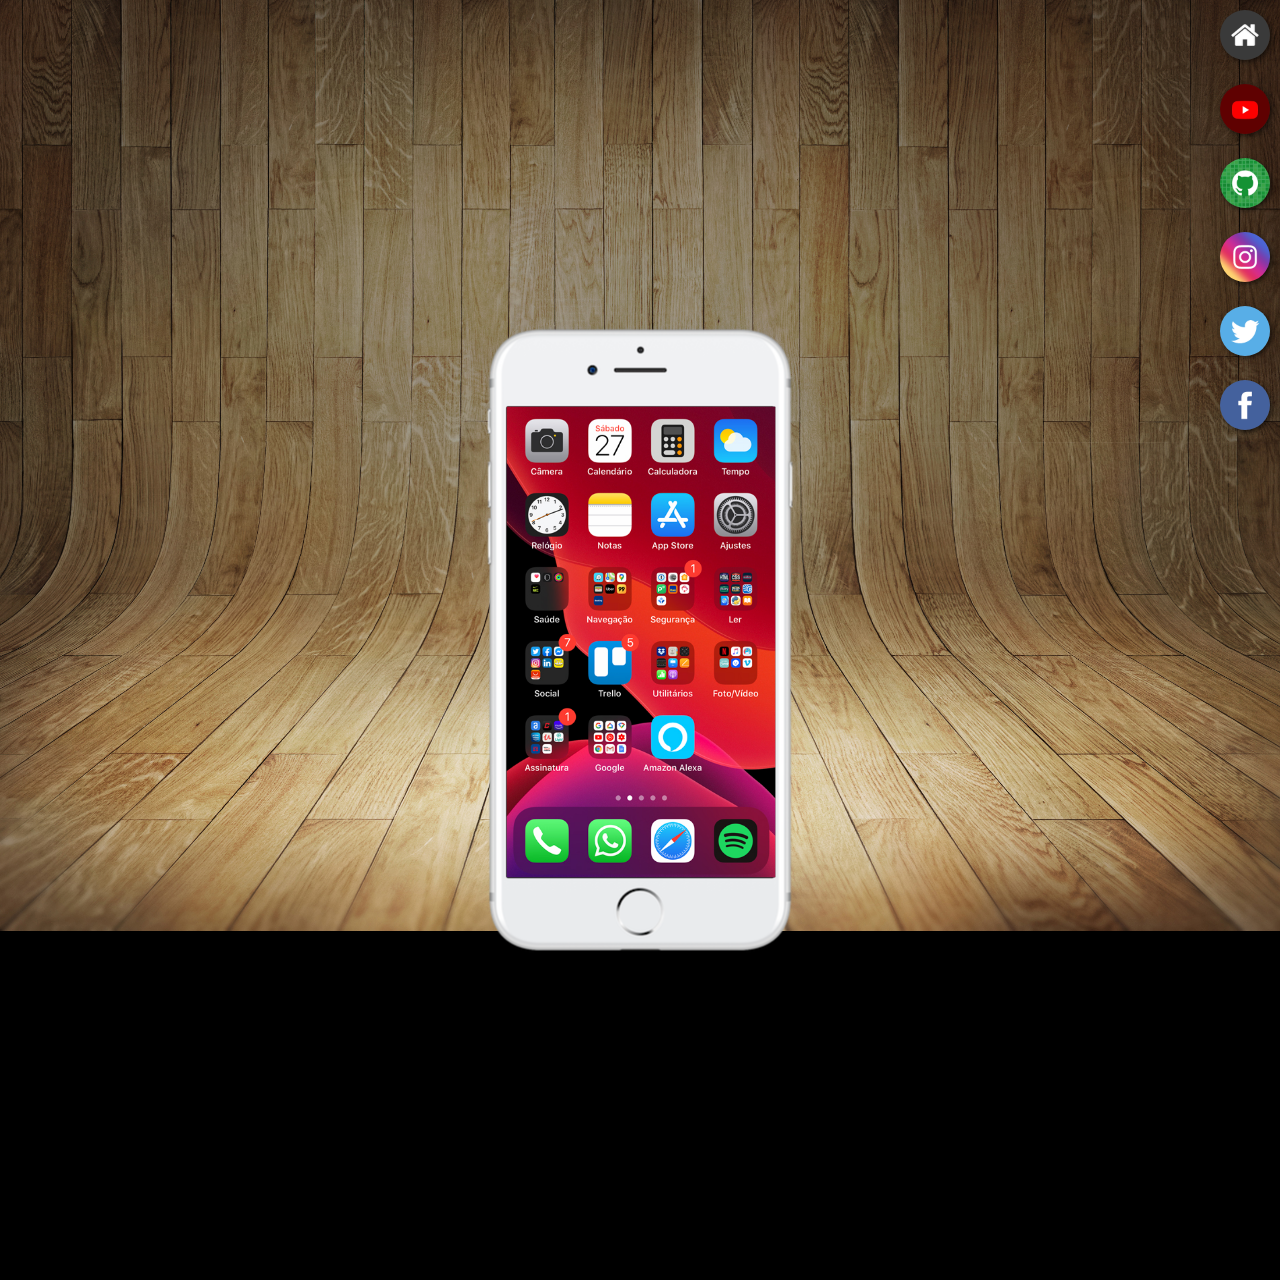
<file: index.html>
<!DOCTYPE html>
<html lang="pt-br">
<head>
    <meta charset="UTF-8">
    <meta http-equiv="X-UA-Compatible" content="IE=edge">
    <meta name="viewport" content="width=device-width, initial-scale=1.0">
    <link rel="shortcut icon" href="favicon.ico" type="image/x-icon">
    <link rel="stylesheet" href="estilos/style.css">
    <title>Projeto Redes Sociais</title>

</head>
<body>
    <main>
        <section id="telefone">
            <iframe src="home.html" name="tela" id="tela" frameborder="0">
                Seu navegador não é compativel com isso.
            </iframe>
        </section>
        <section id="redes-sociais">
            <a href="home.html" target="tela"><img src="imagens/logo-home.jpg" alt="Home"></a> <br>
            <a href="youtube.html" target="tela"><img src="imagens/logo-youtube.jpg" alt="Youtube"></a> <br>
            <a href="github.html" target="tela"><img src="imagens/logo-github.jpg" alt="GitHub"></a> <br>
            <a href="instagram.html" target="tela"><img src="imagens/logo-instagram.jpg" alt="Instagram"></a> <br>
            <a href="twitter.html" target="tela"><img src="imagens/logo-twitter.jpg" alt="Twitter"></a> <br>
            <a href="facebook.html" target="tela"><img src="imagens/logo-facebook.jpg" alt="Facebook"></a><br>
        </section>

    </main>
    
</body>
</html>
</file>
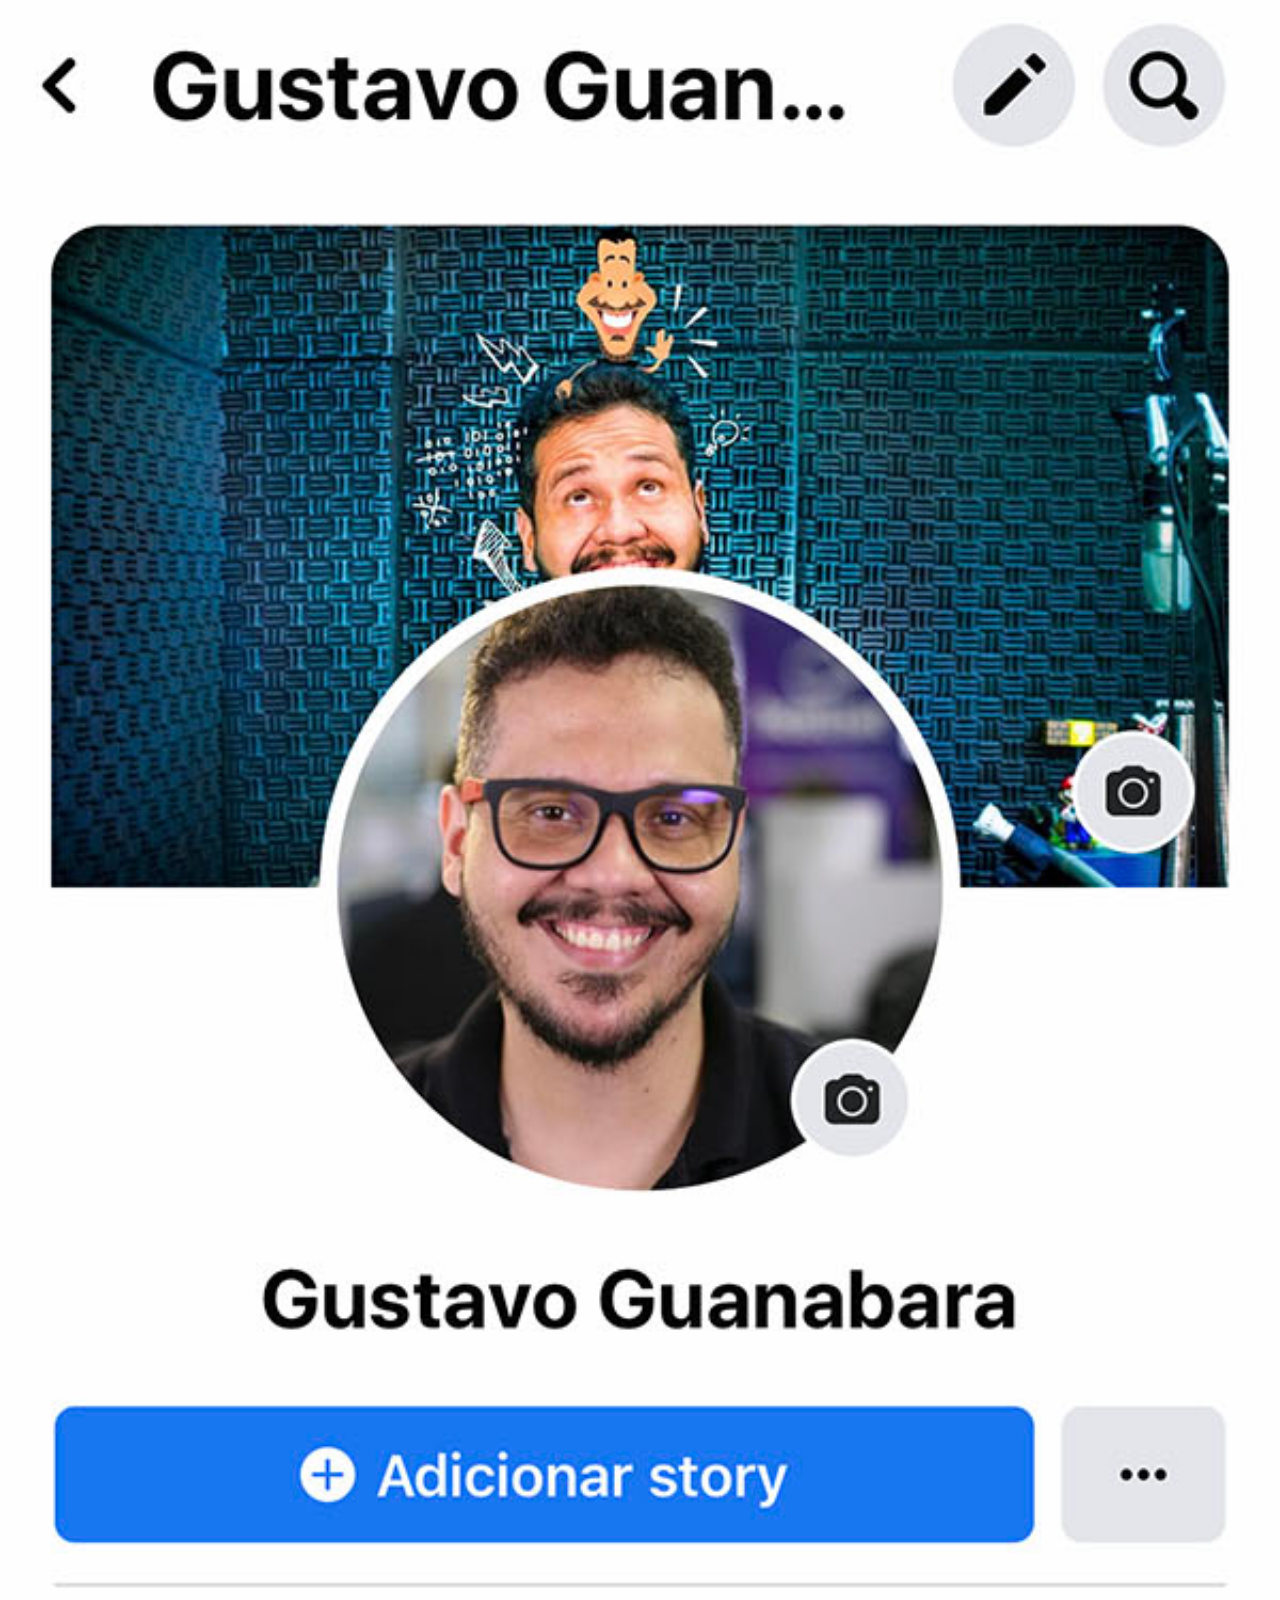
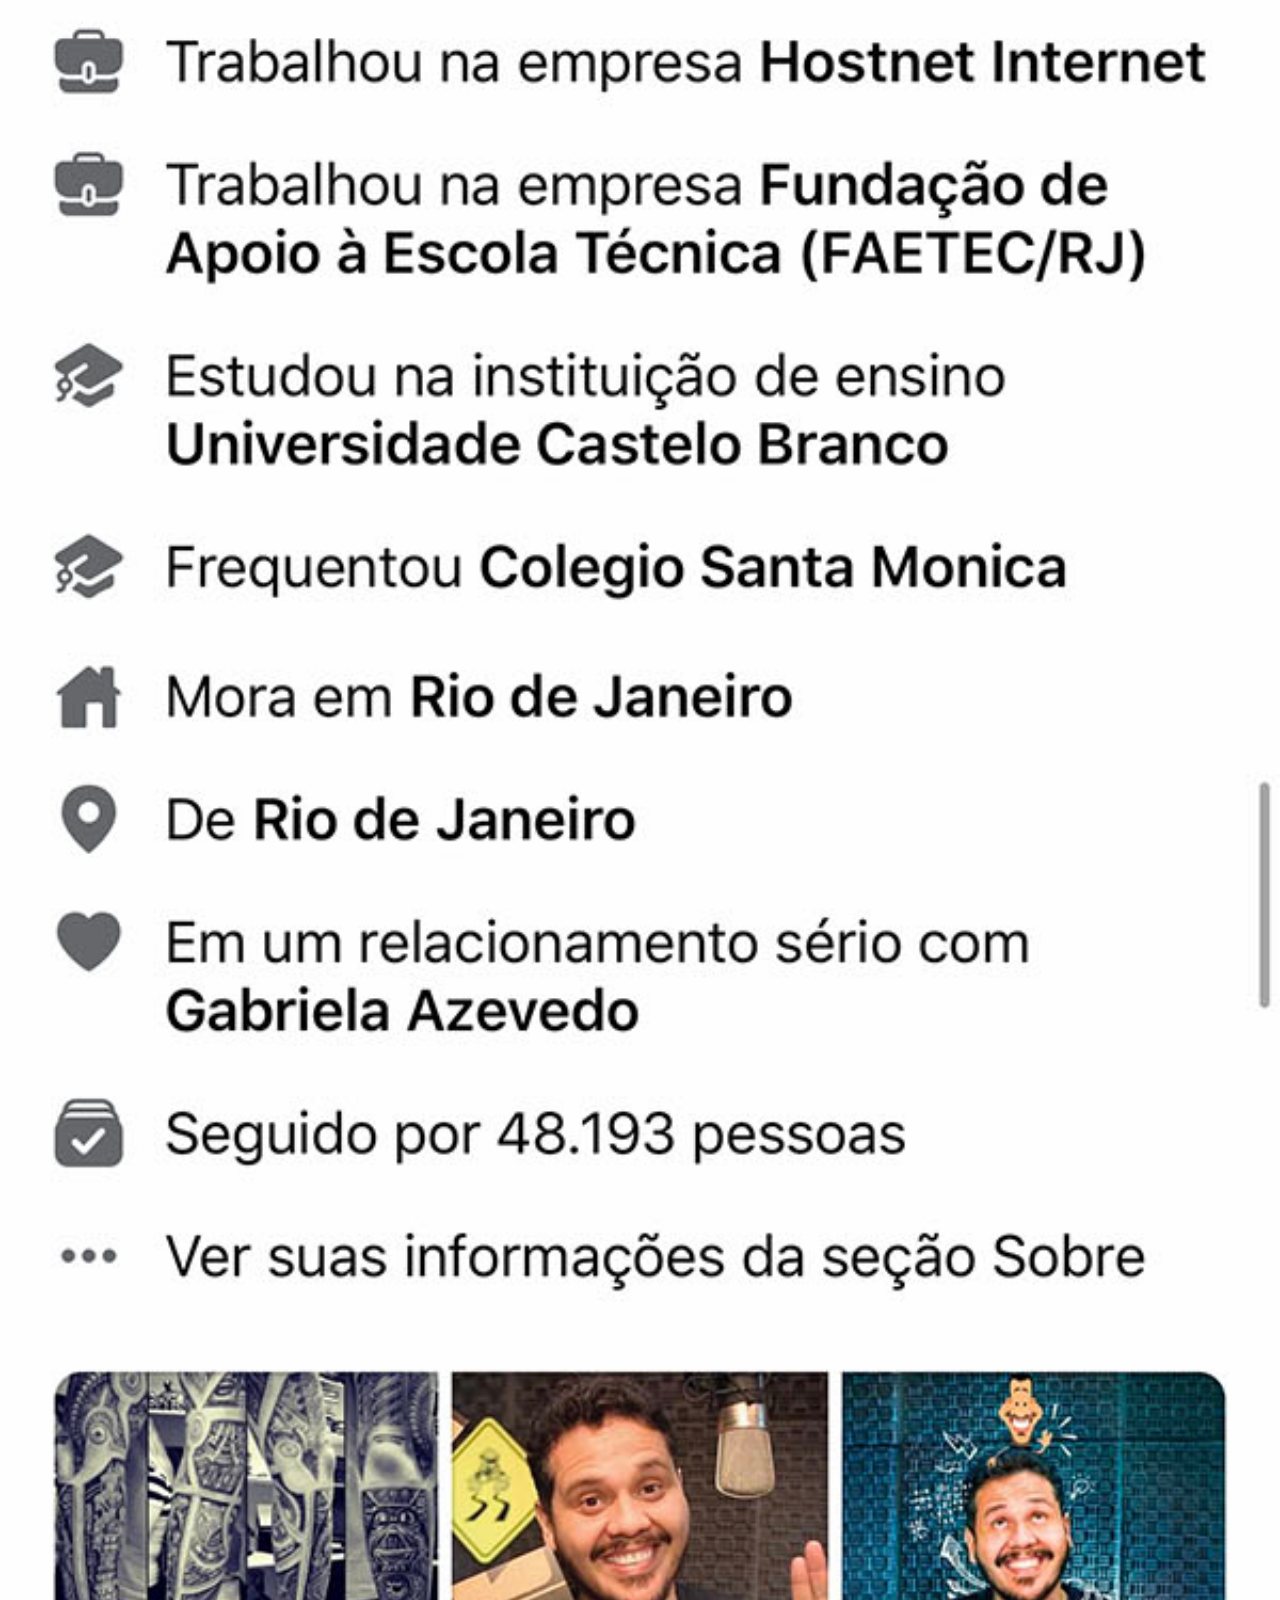
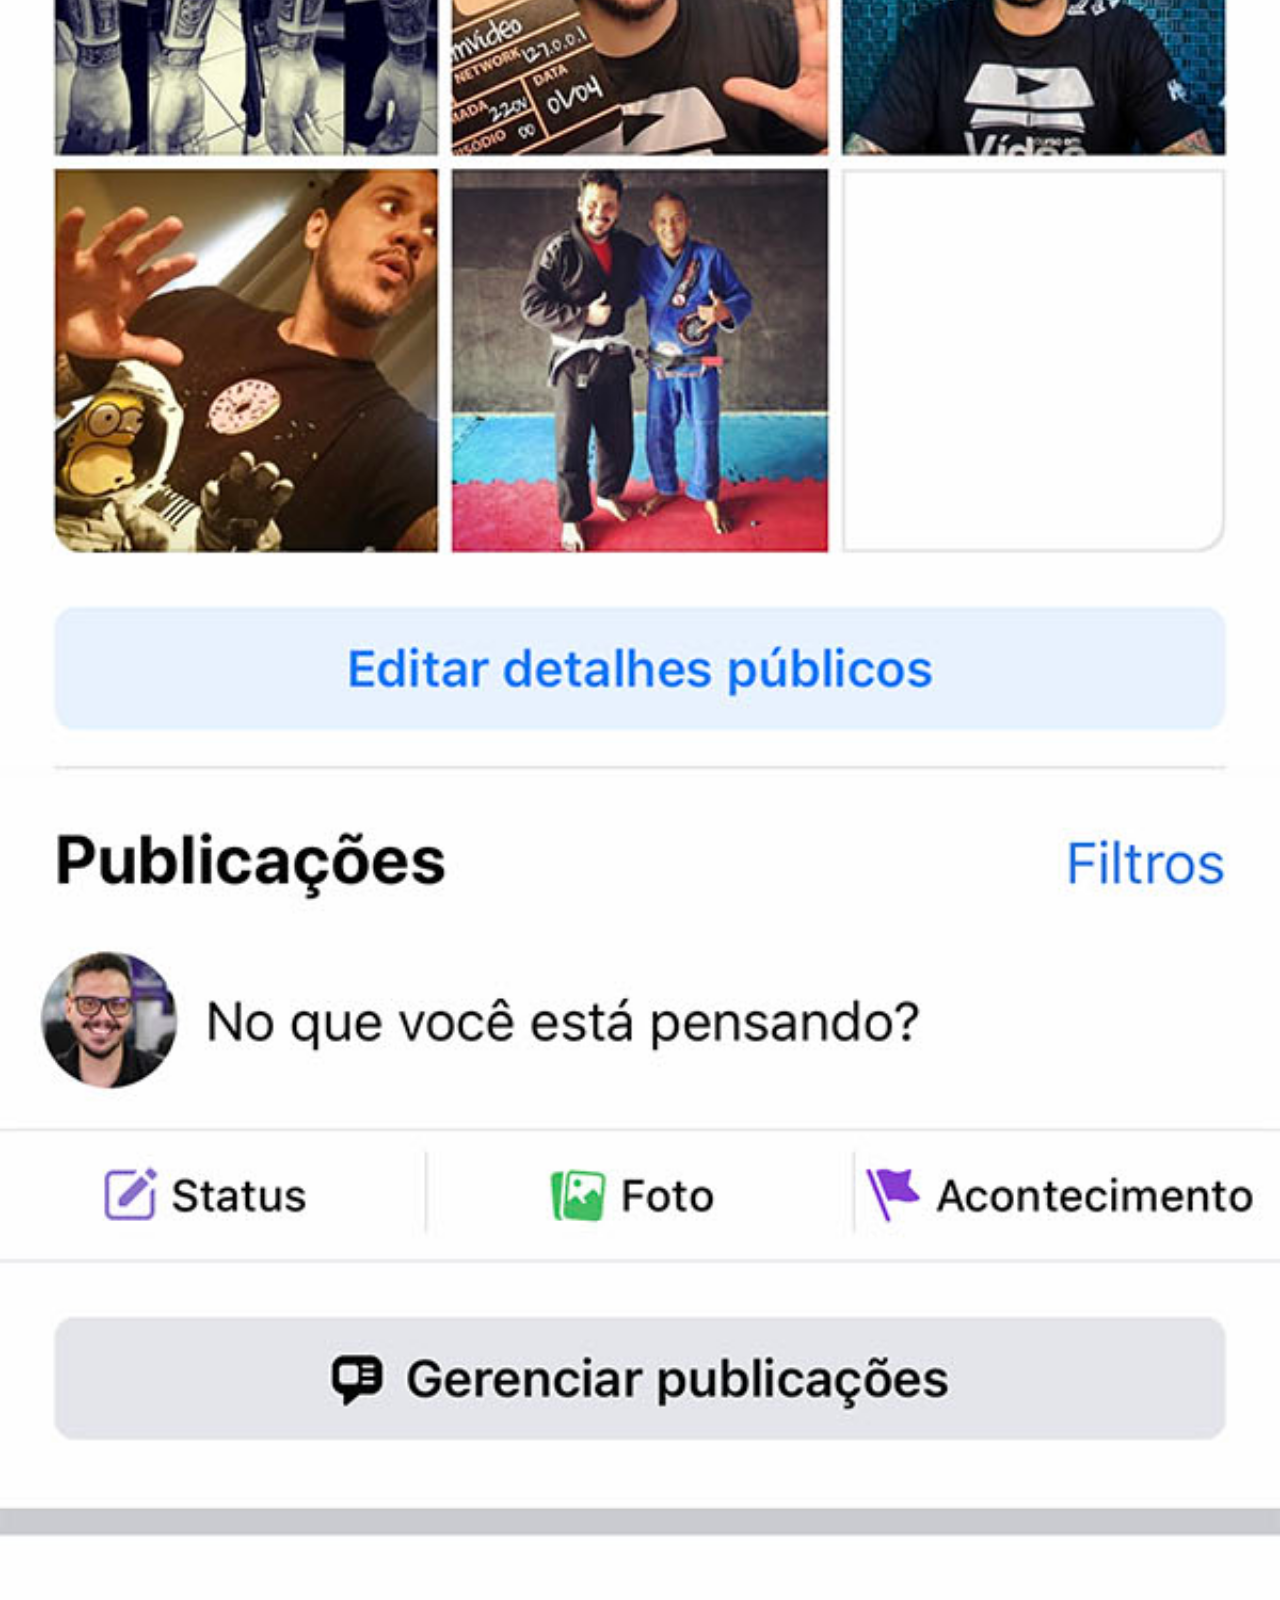
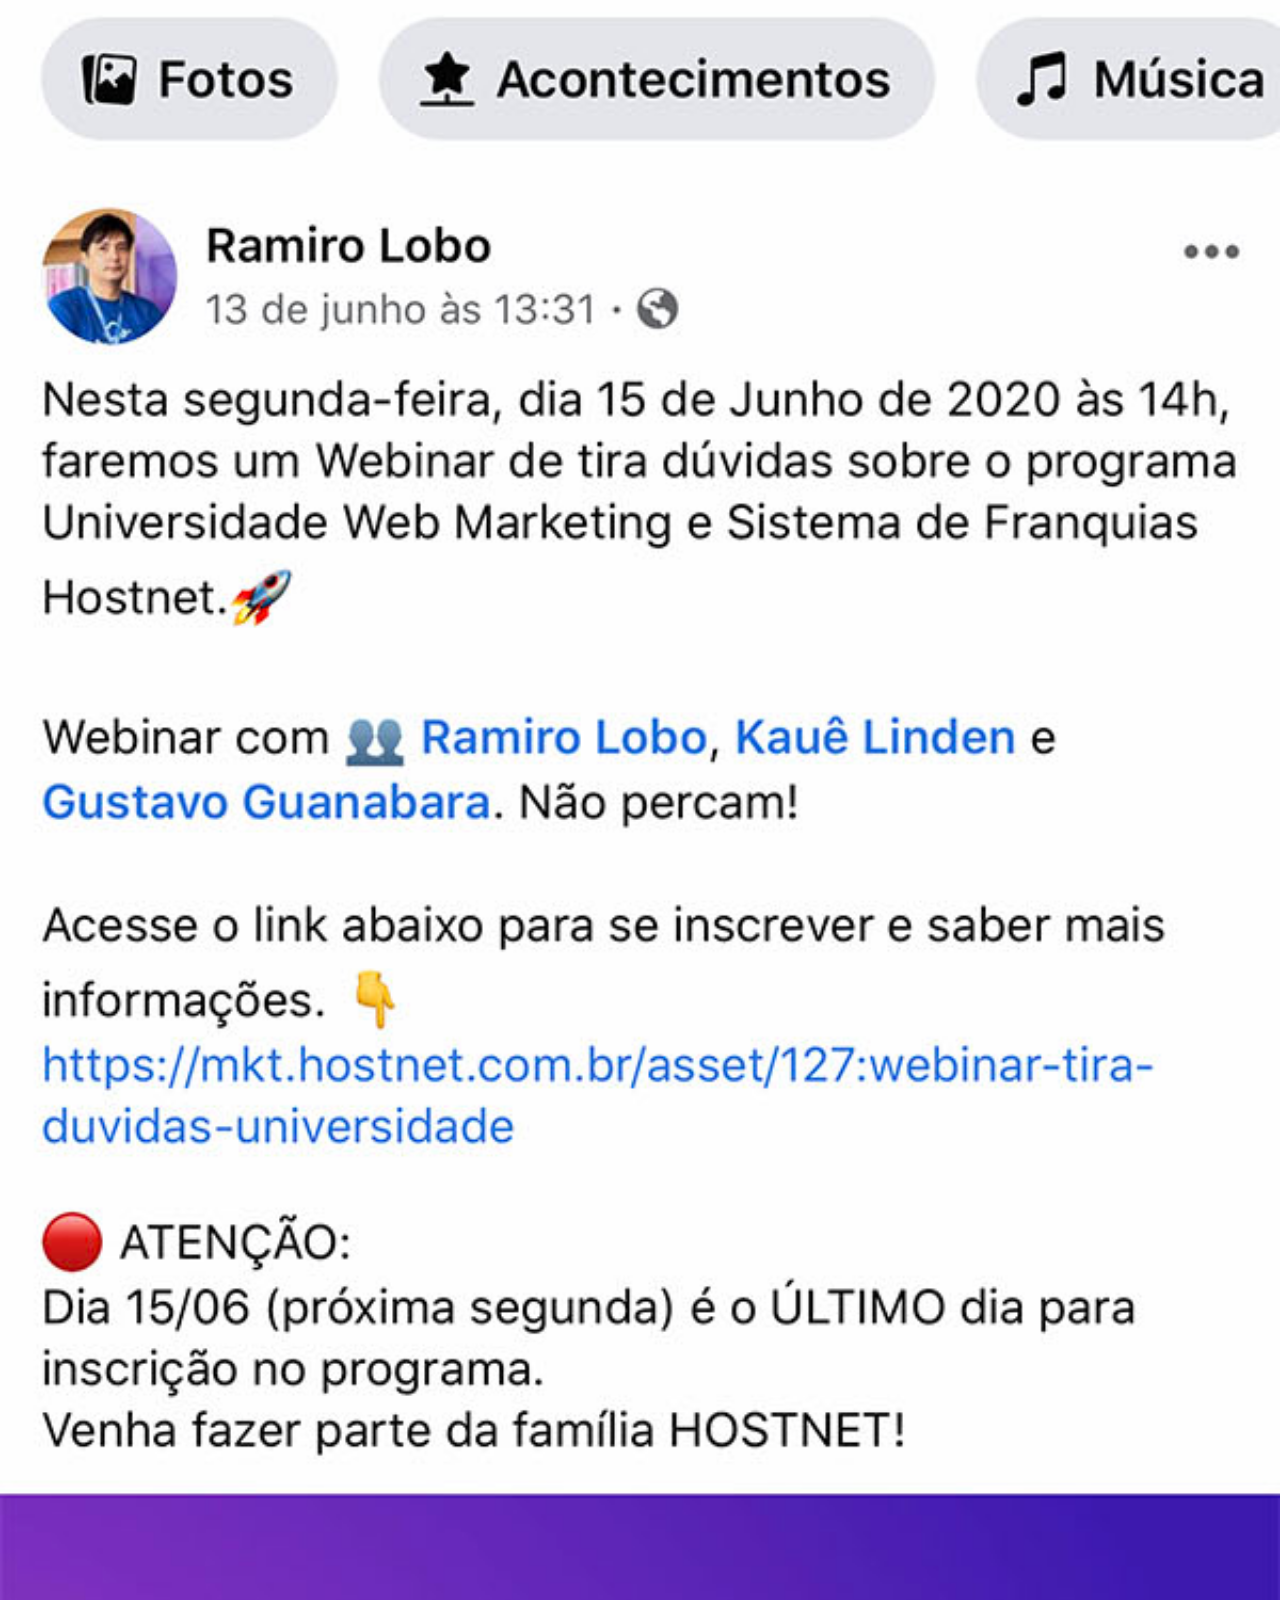
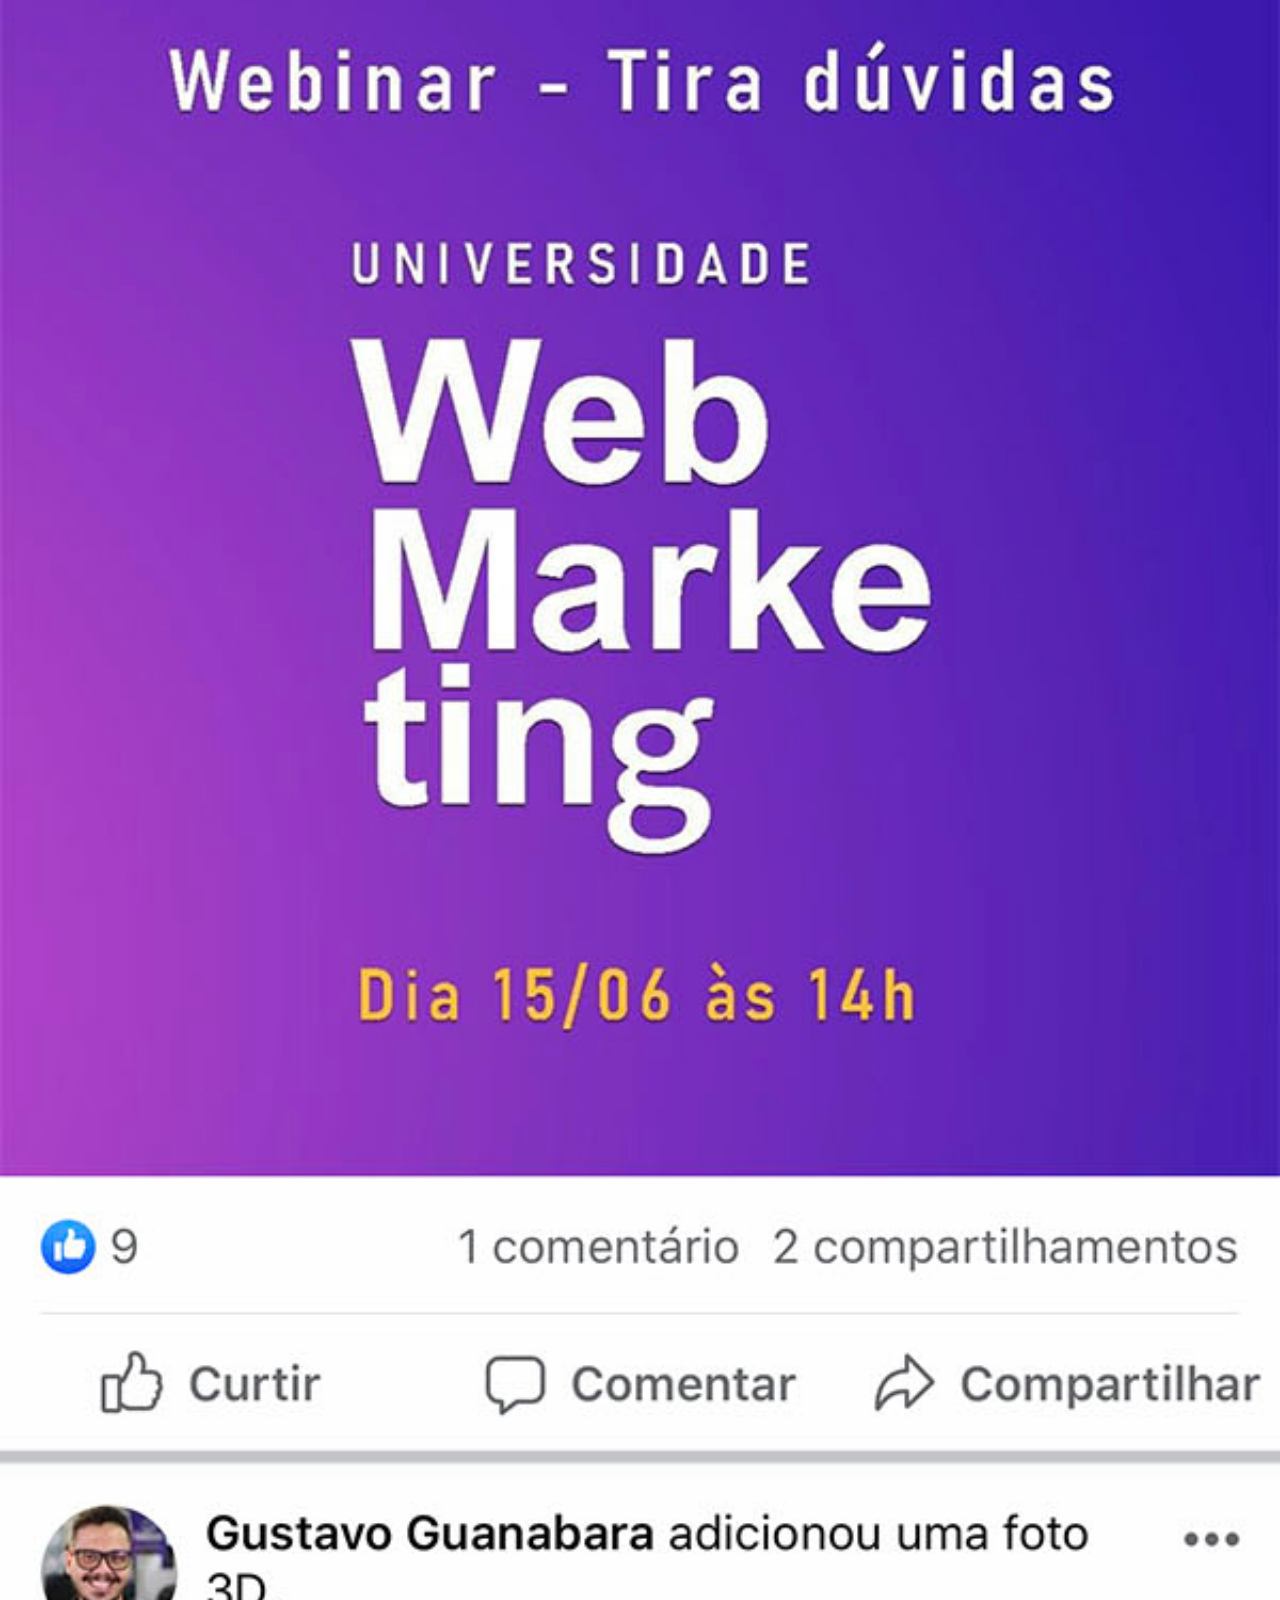
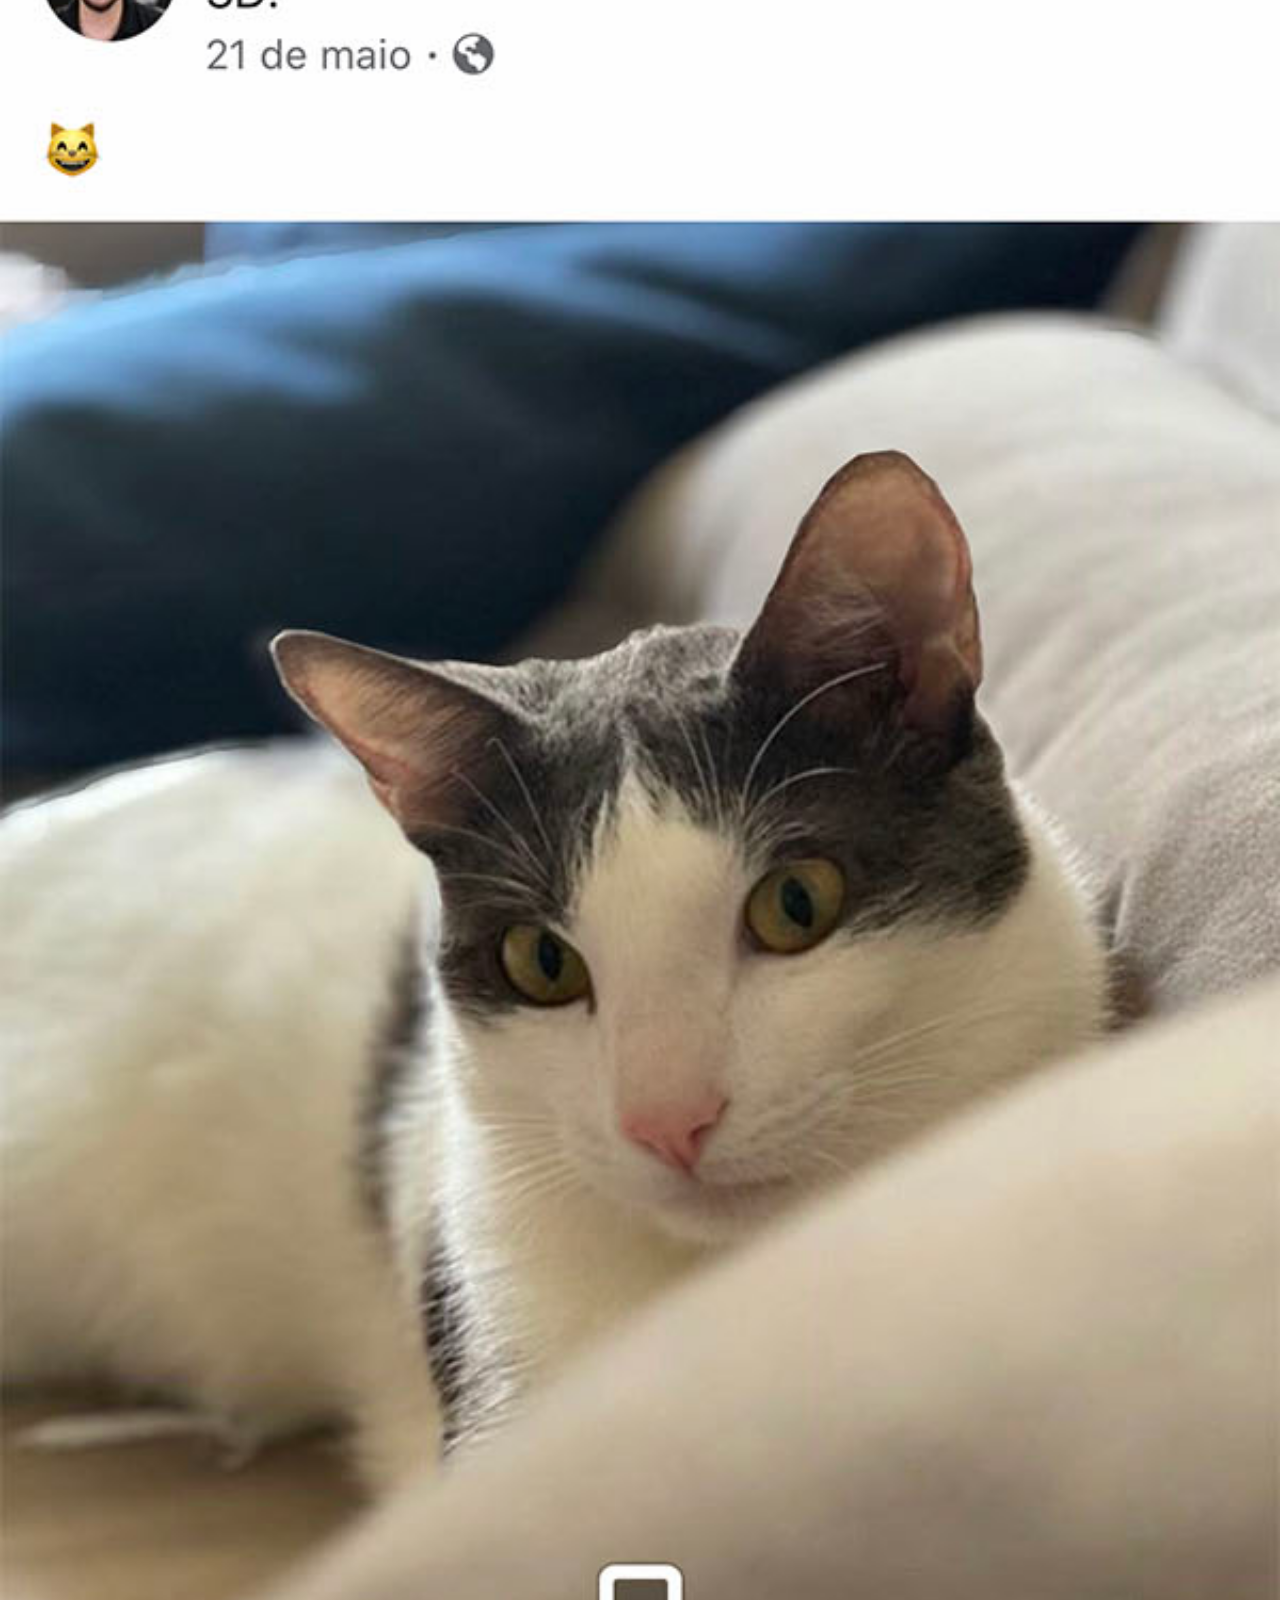
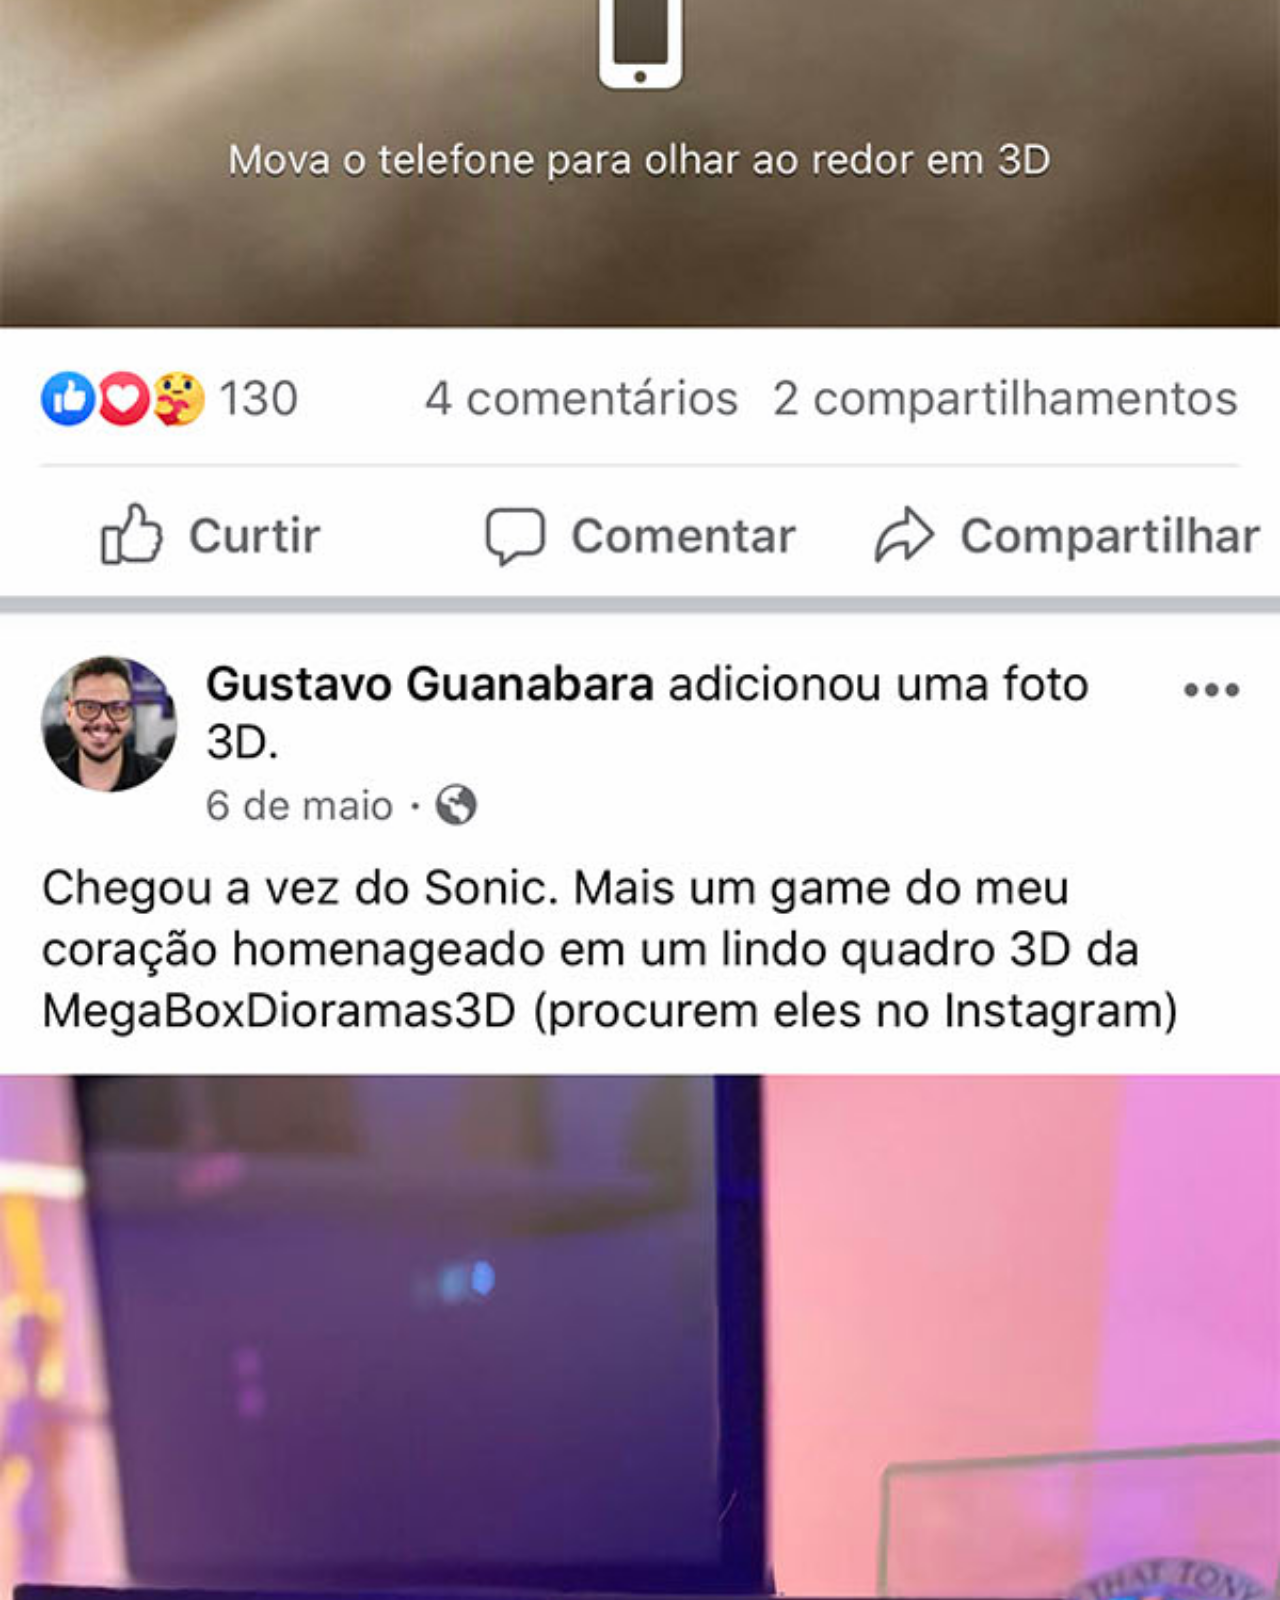
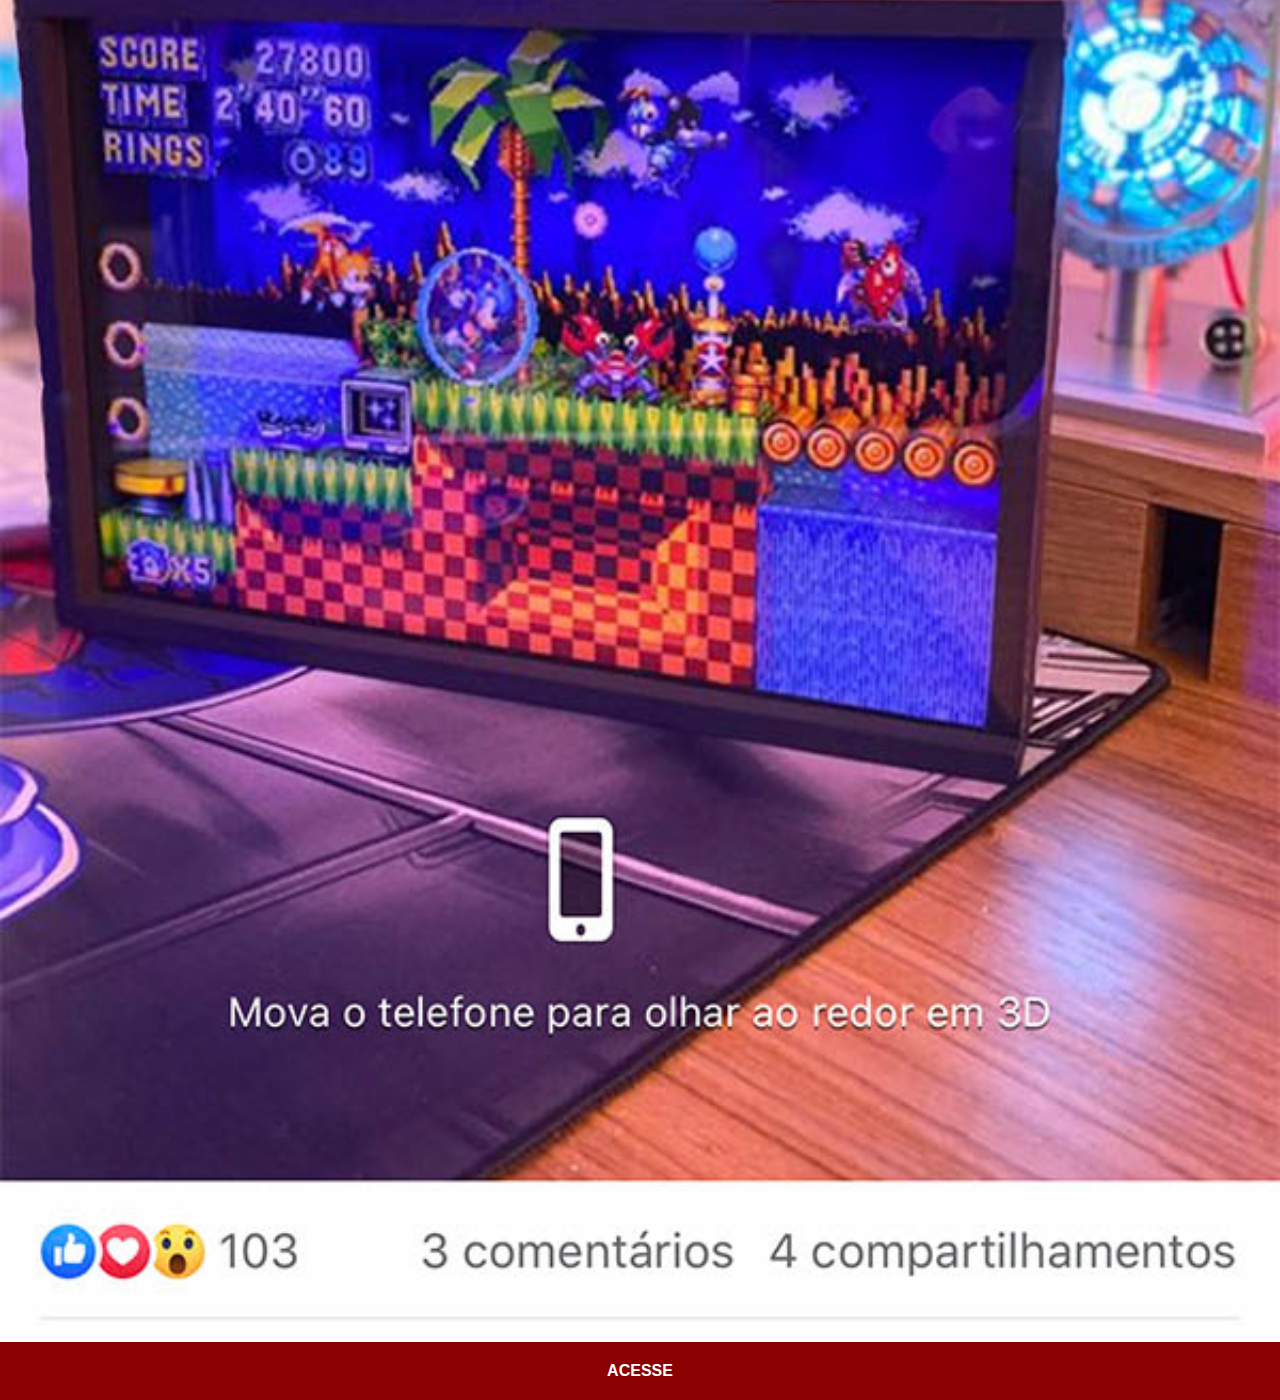
<file: facebook.html>
<!DOCTYPE html>
<html lang="pt-br">
<head>
    <meta charset="UTF-8">
    <meta http-equiv="X-UA-Compatible" content="IE=edge">
    <meta name="viewport" content="width=device-width, initial-scale=1.0">
    <title>Facebook</title>
    <link rel="stylesheet" href="estilos/social.css">
</head>
<body>
    <img src="imagens/tela-facebook.jpg" alt="Facebook">
    <a href="https://www.facebook.com/gustavoguanabara/">ACESSE</a>
    
</body>
</html>
</file>
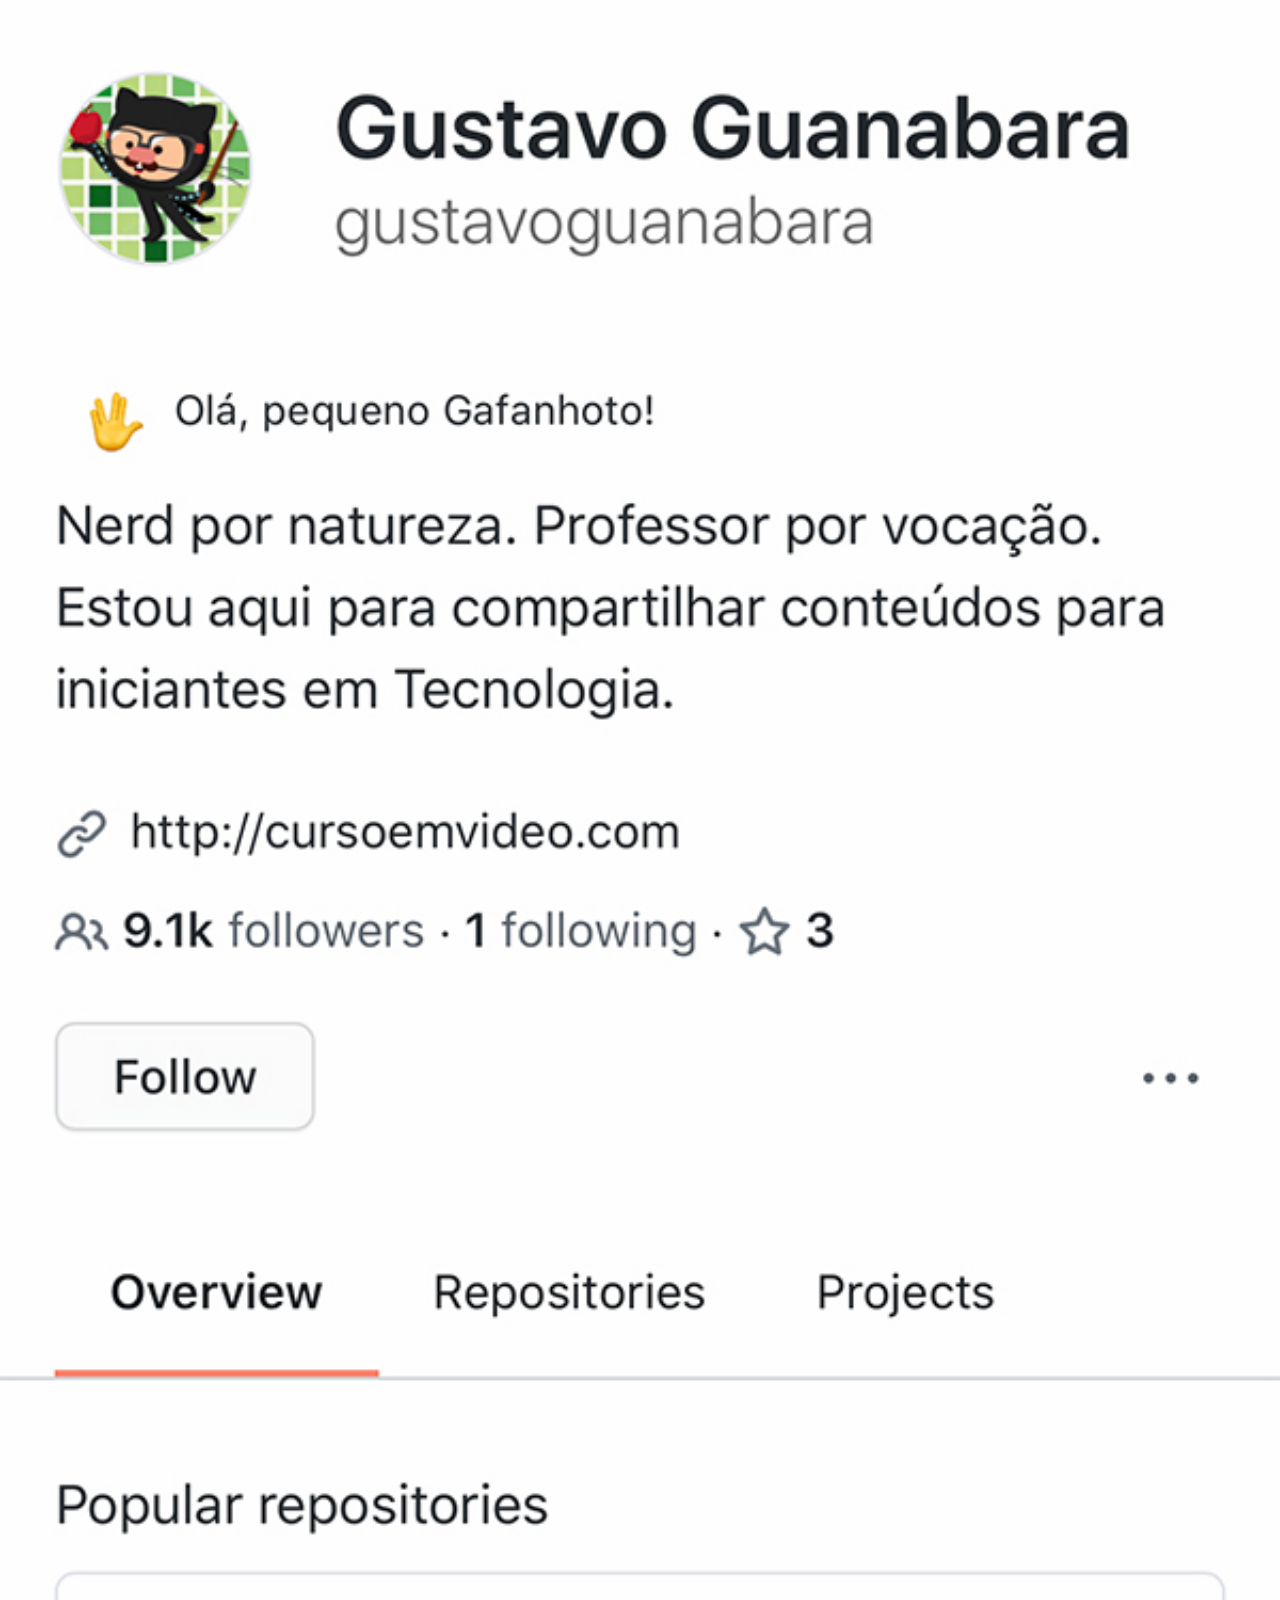
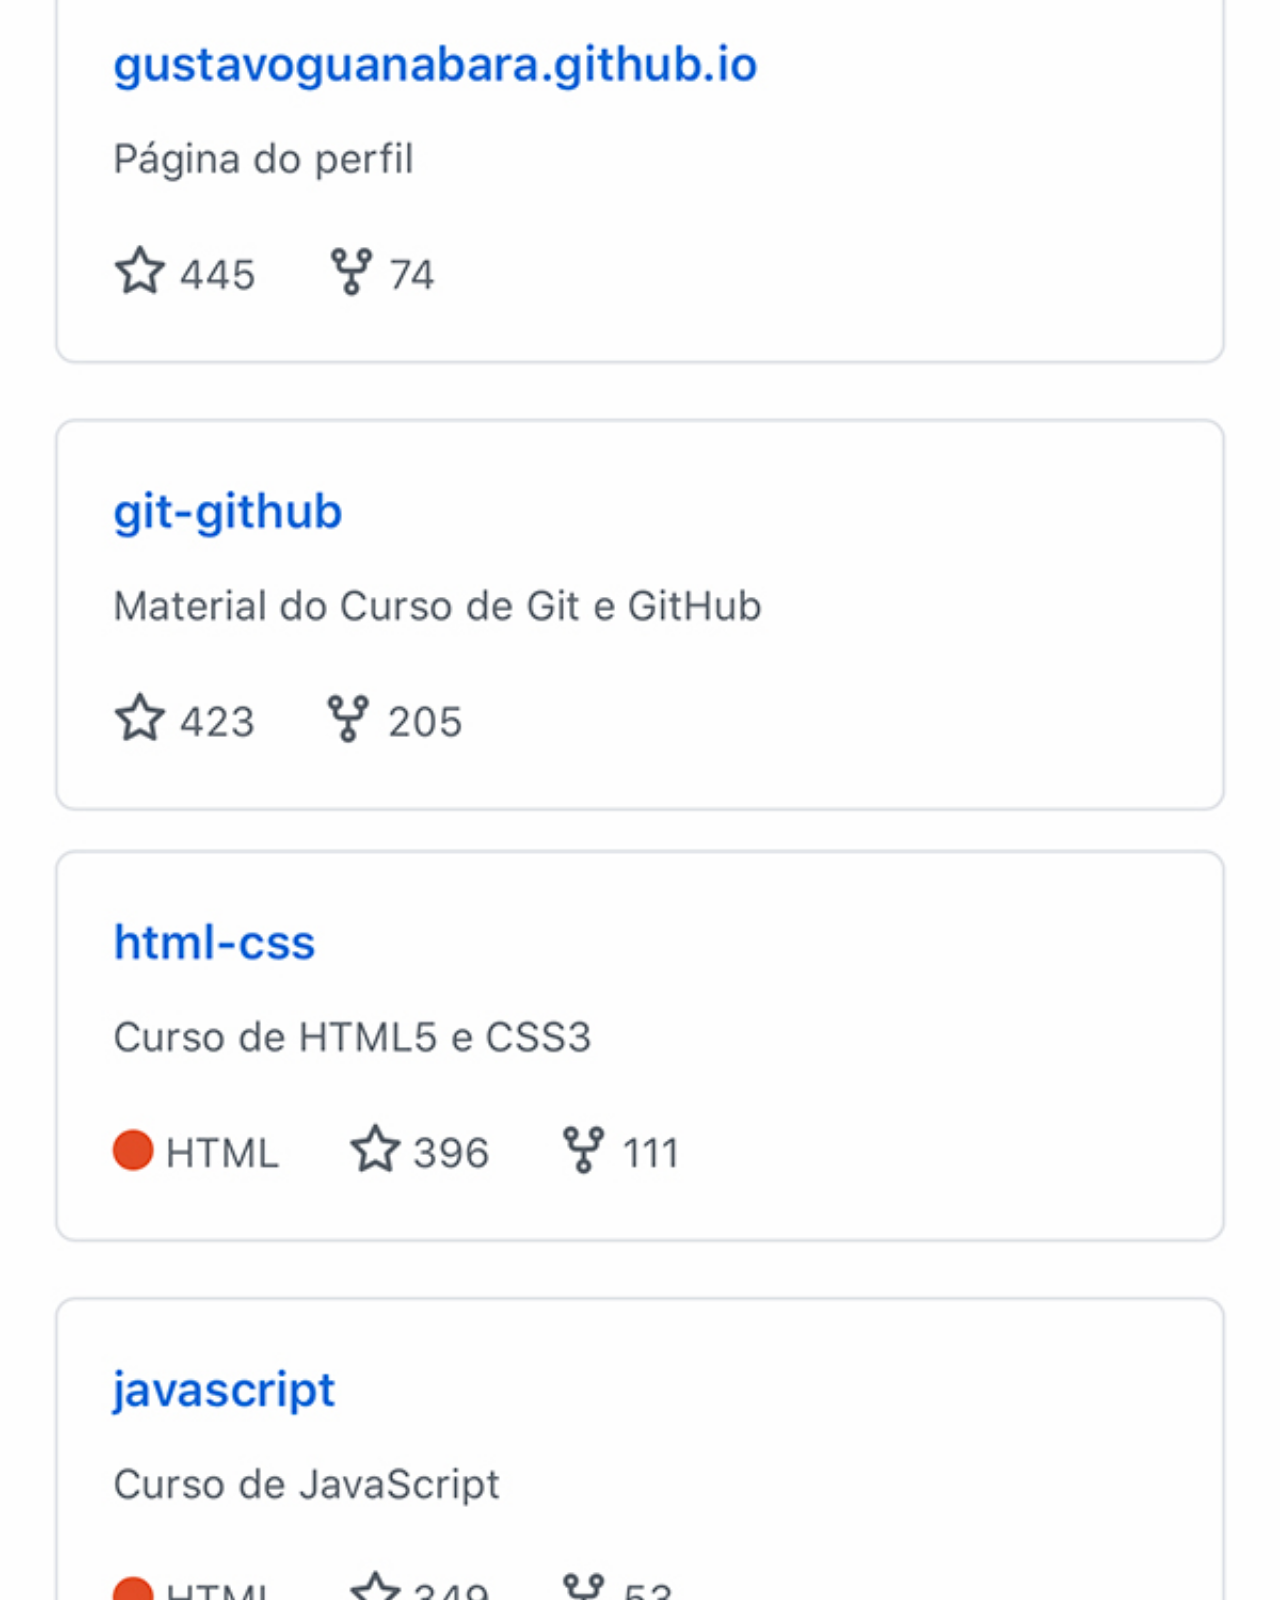
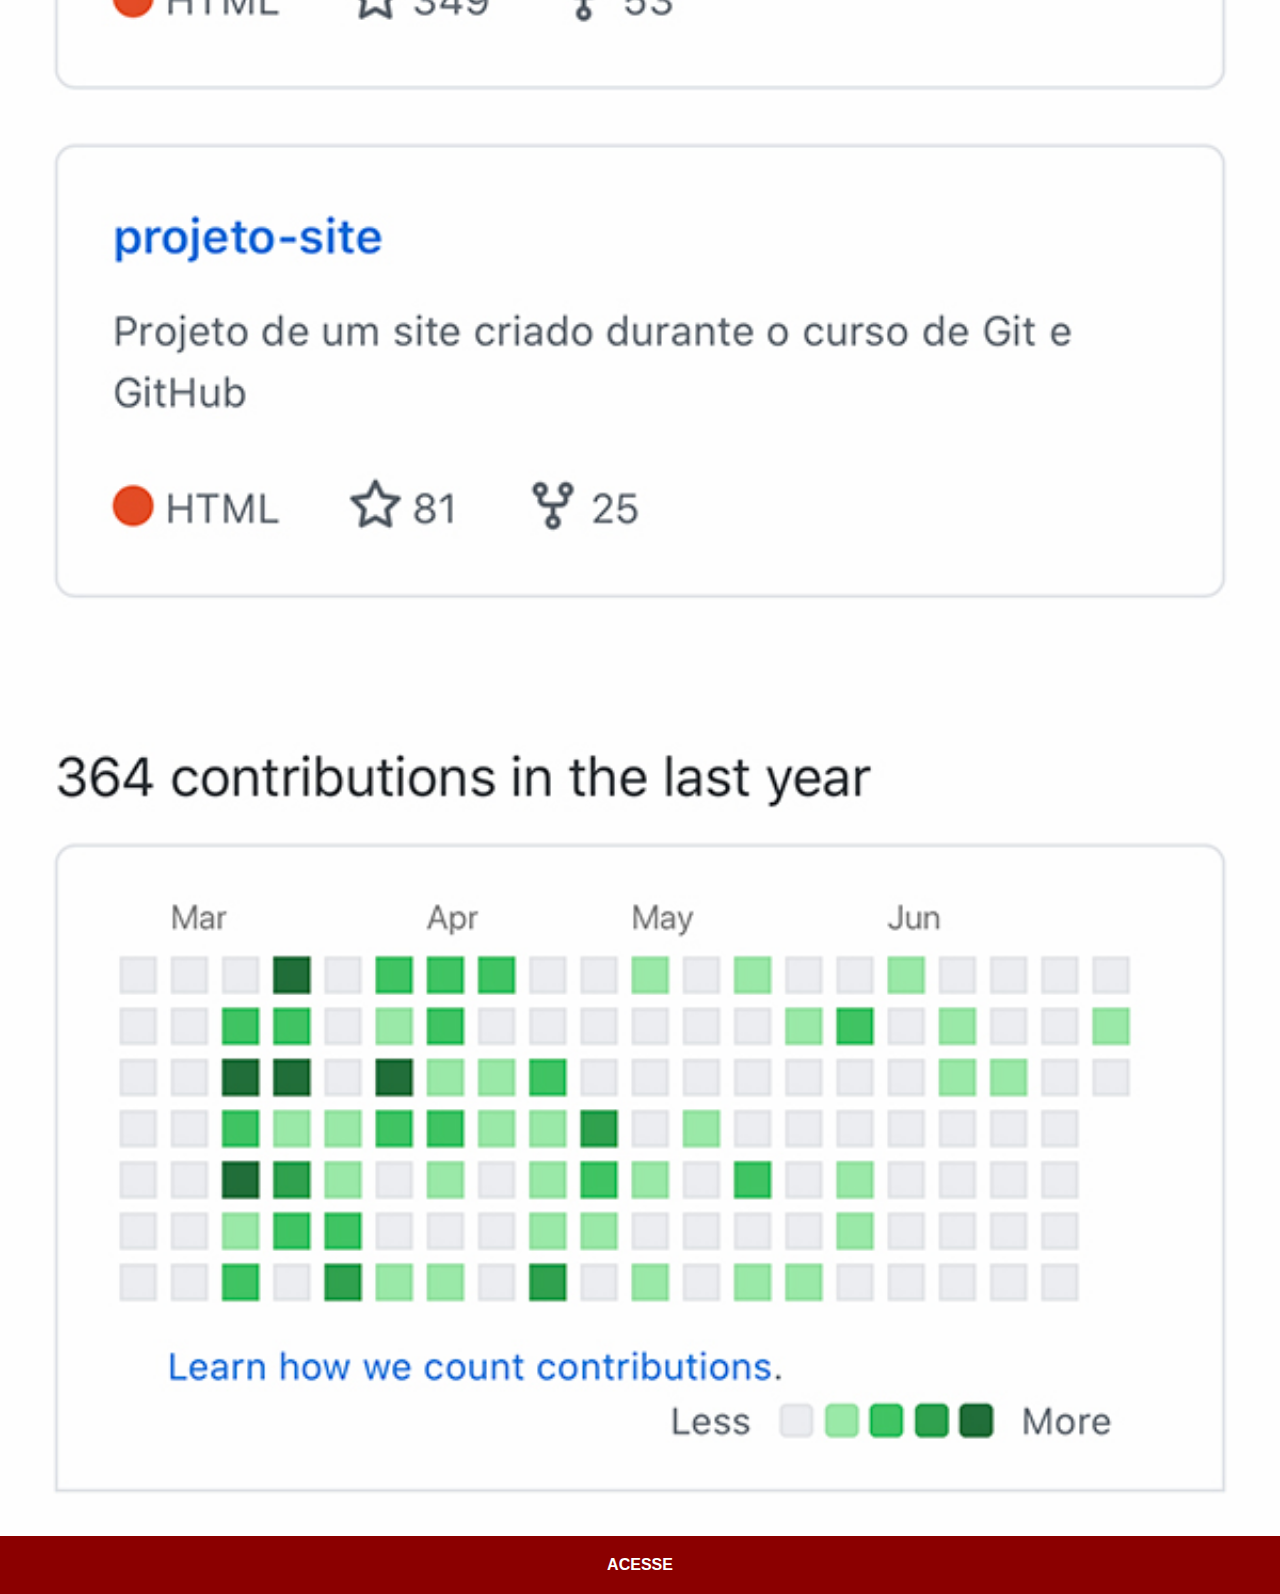
<file: github.html>
<!DOCTYPE html>
<html lang="pt-br">
<head>
    <meta charset="UTF-8">
    <meta http-equiv="X-UA-Compatible" content="IE=edge">
    <meta name="viewport" content="width=device-width, initial-scale=1.0">
    <title>GitHub</title>
    <link rel="stylesheet" href="estilos/social.css">
</head>
<body>
    <img src="imagens/tela-github.jpg" alt="Tela GitHub">
    <a href="https://github.com/gustavoguanabara/">ACESSE</a>
    
</body>
</html>
</file>
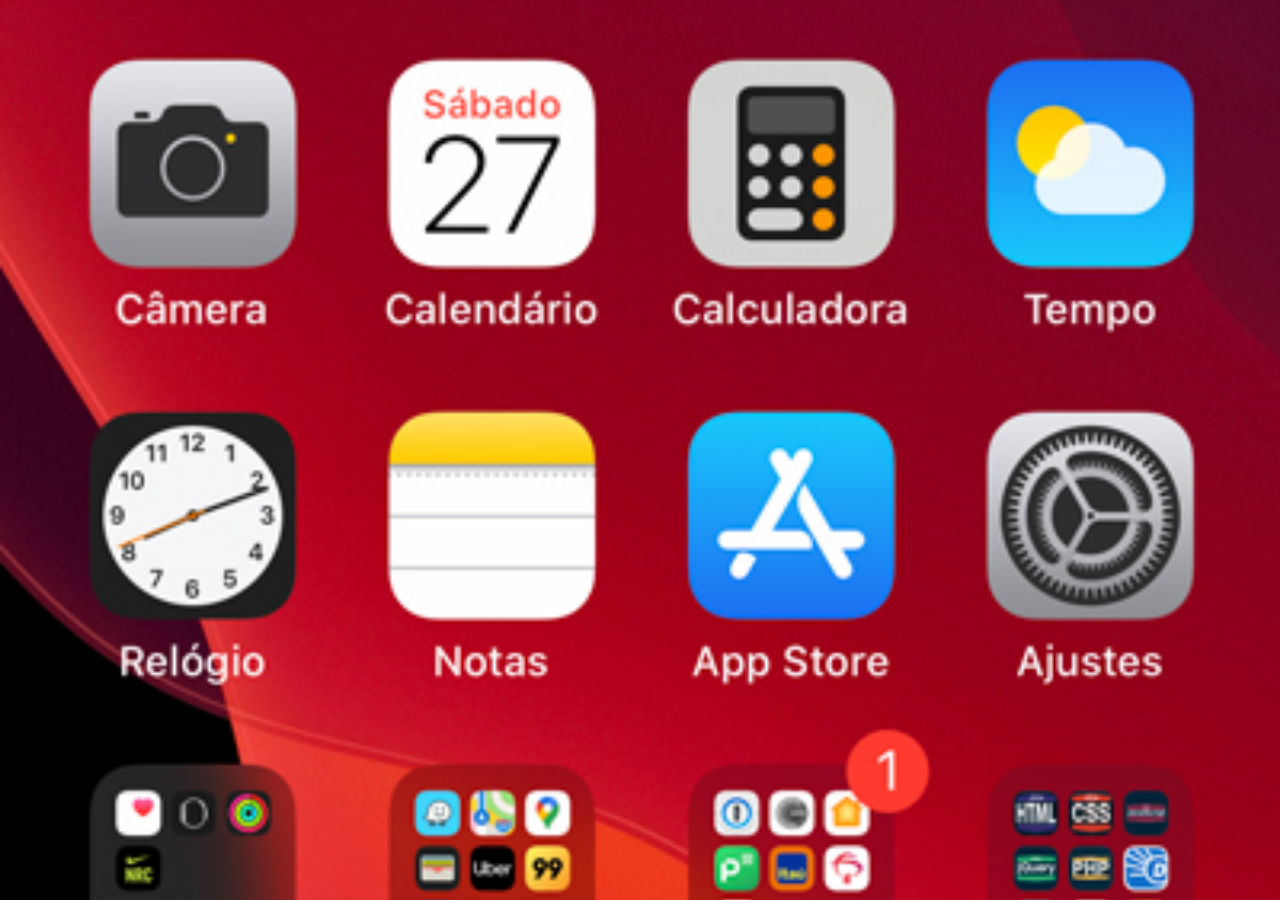
<file: home.html>
<!DOCTYPE html>
<html lang="pt-br">
<head>
    <meta charset="UTF-8">
    <meta http-equiv="X-UA-Compatible" content="IE=edge">
    <meta name="viewport" content="width=device-width, initial-scale=1.0">
    <title>Home</title>
    <style>
        * {
            margin: 0px;
            padding: 0px;
        }

        body {
            width: 100vw;
            height: 100vh;
            background:  black url(imagens/tela-home.jpg) no-repeat top center;
            background-size: cover;
        }



    </style>
</head>
<body>
    
</body>
</html>
</file>
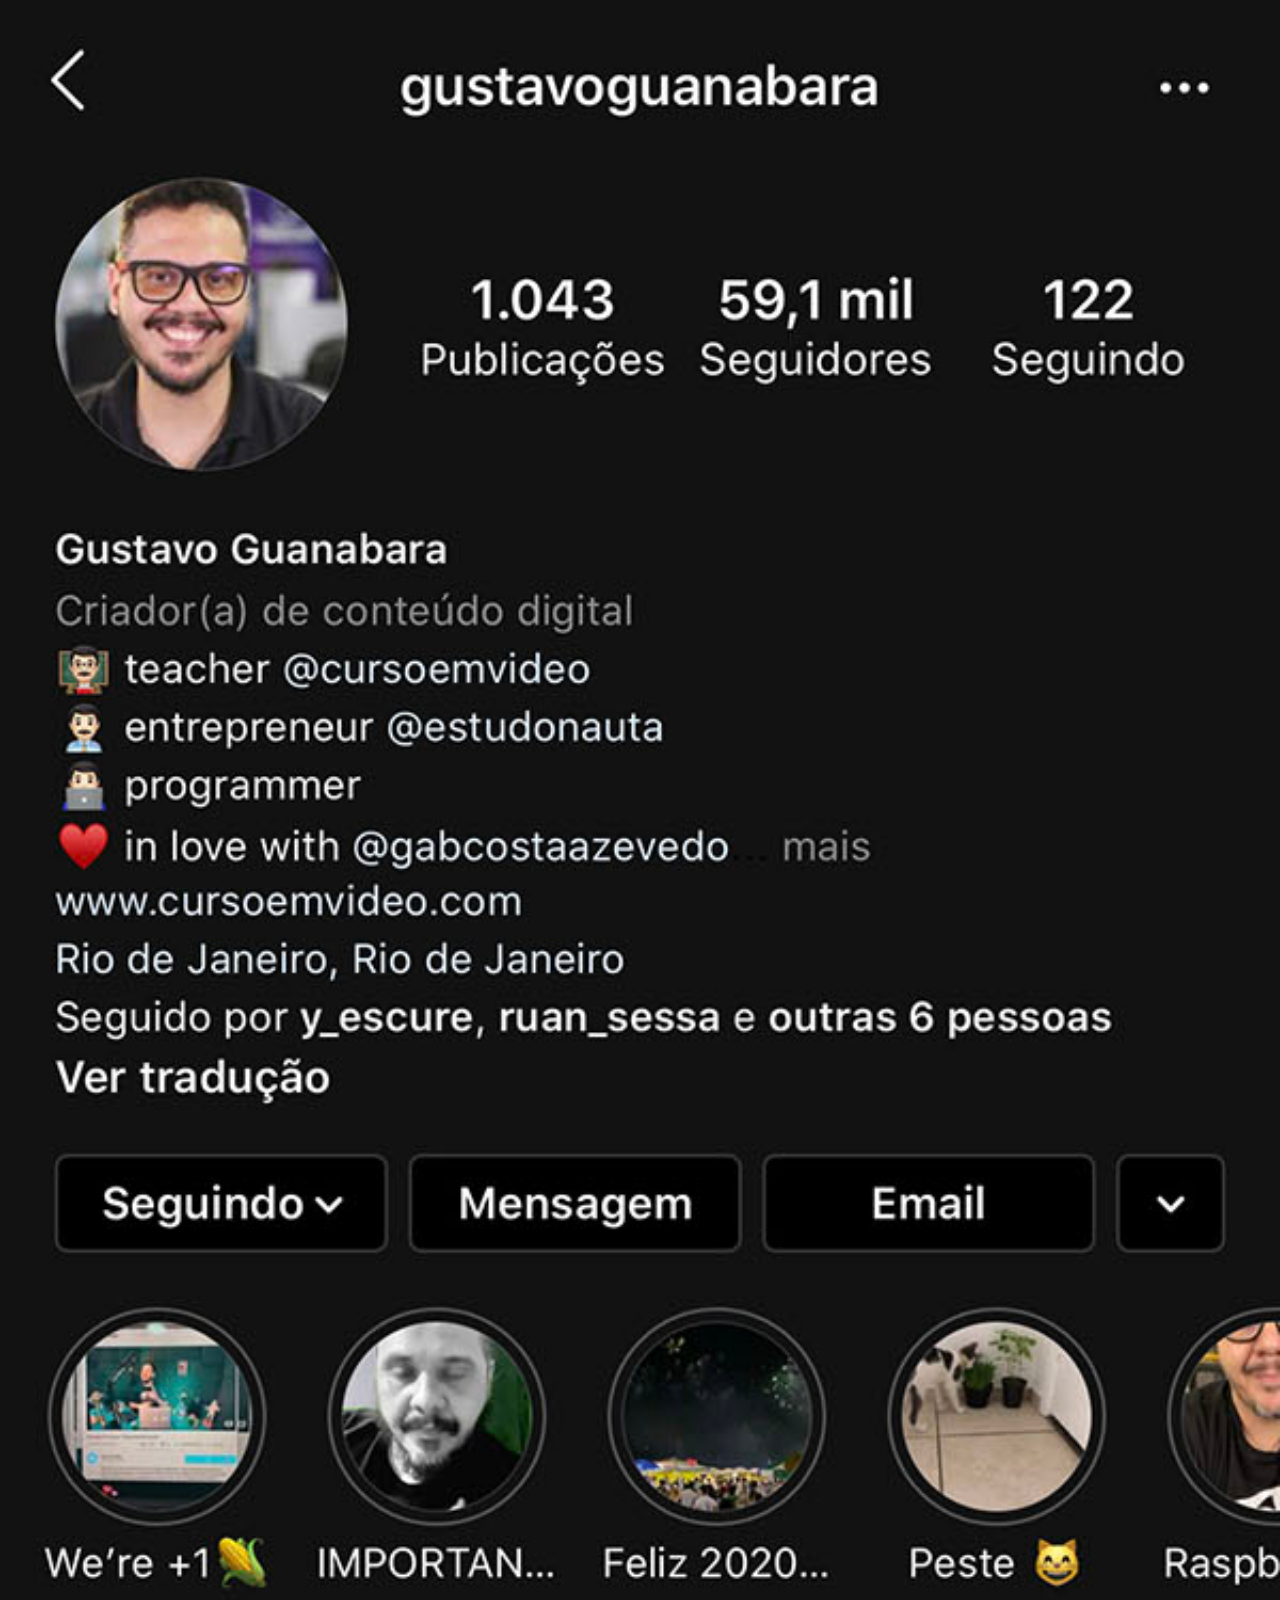
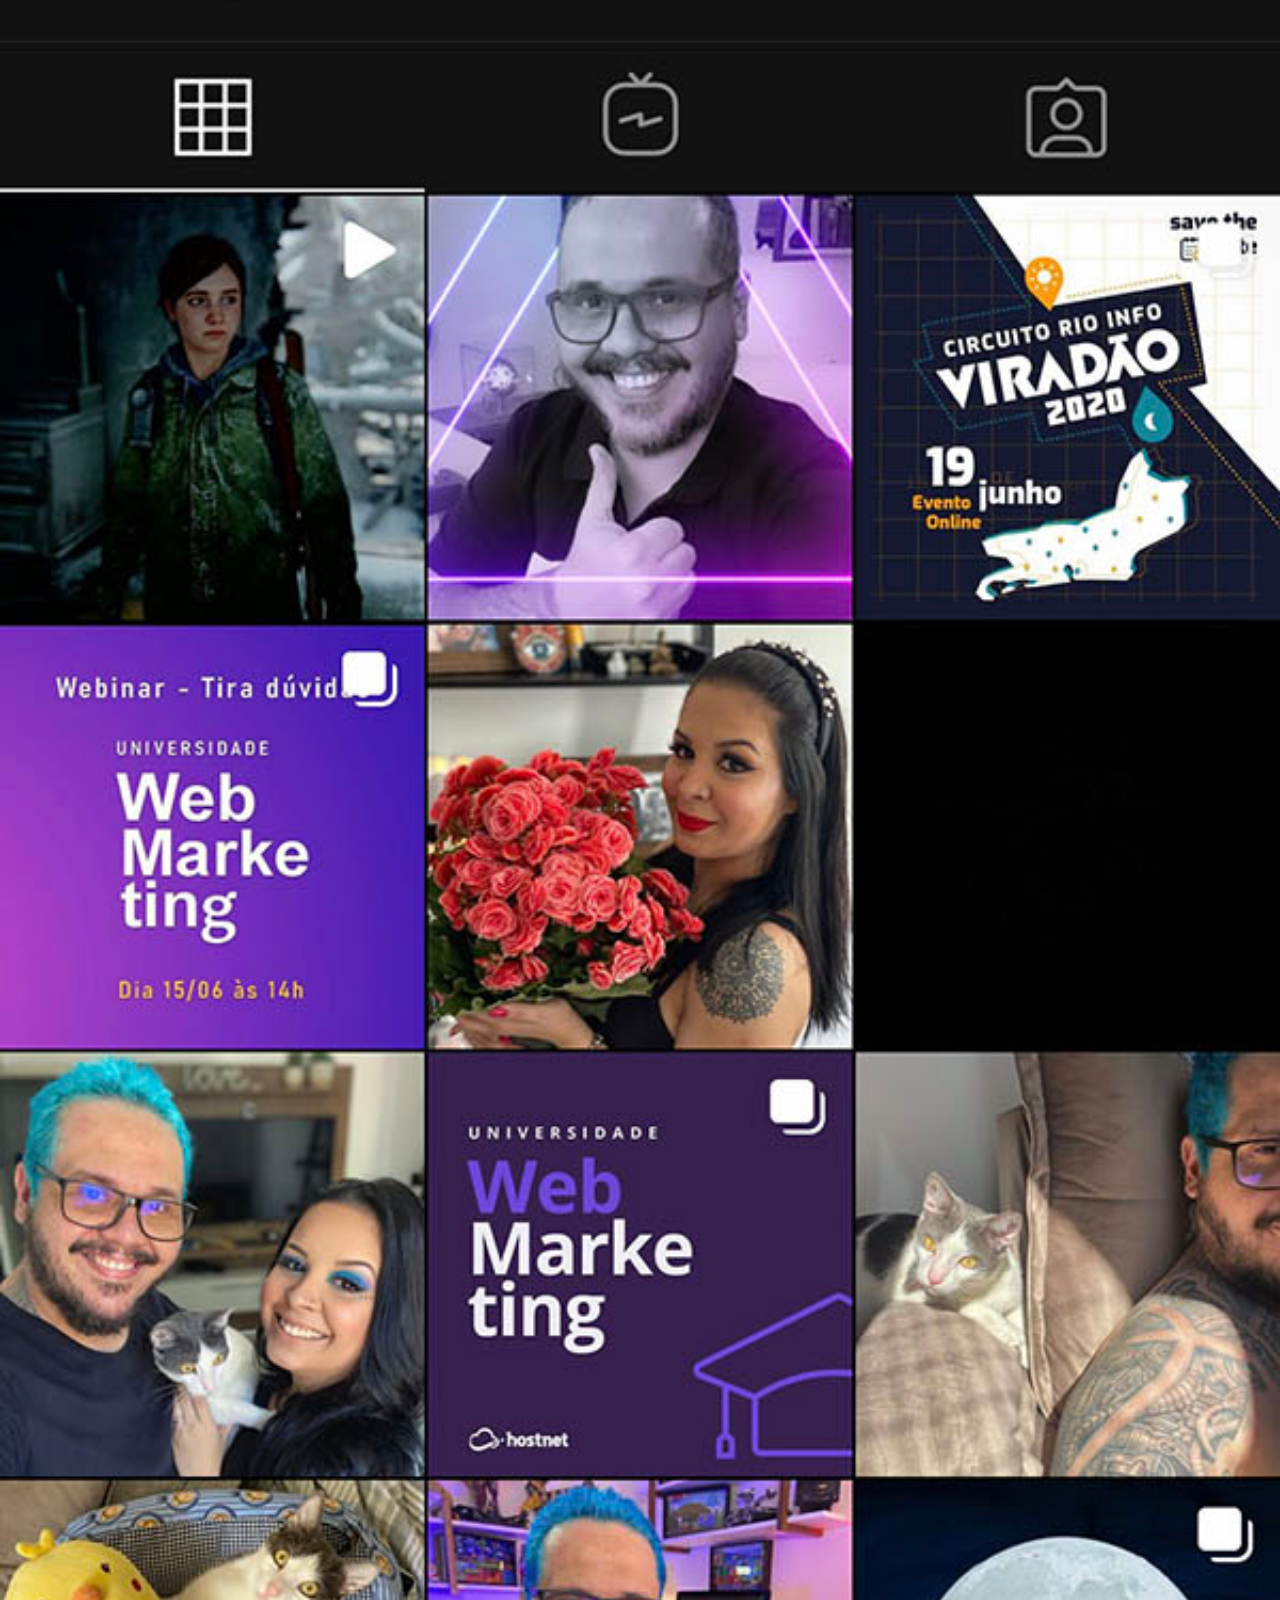
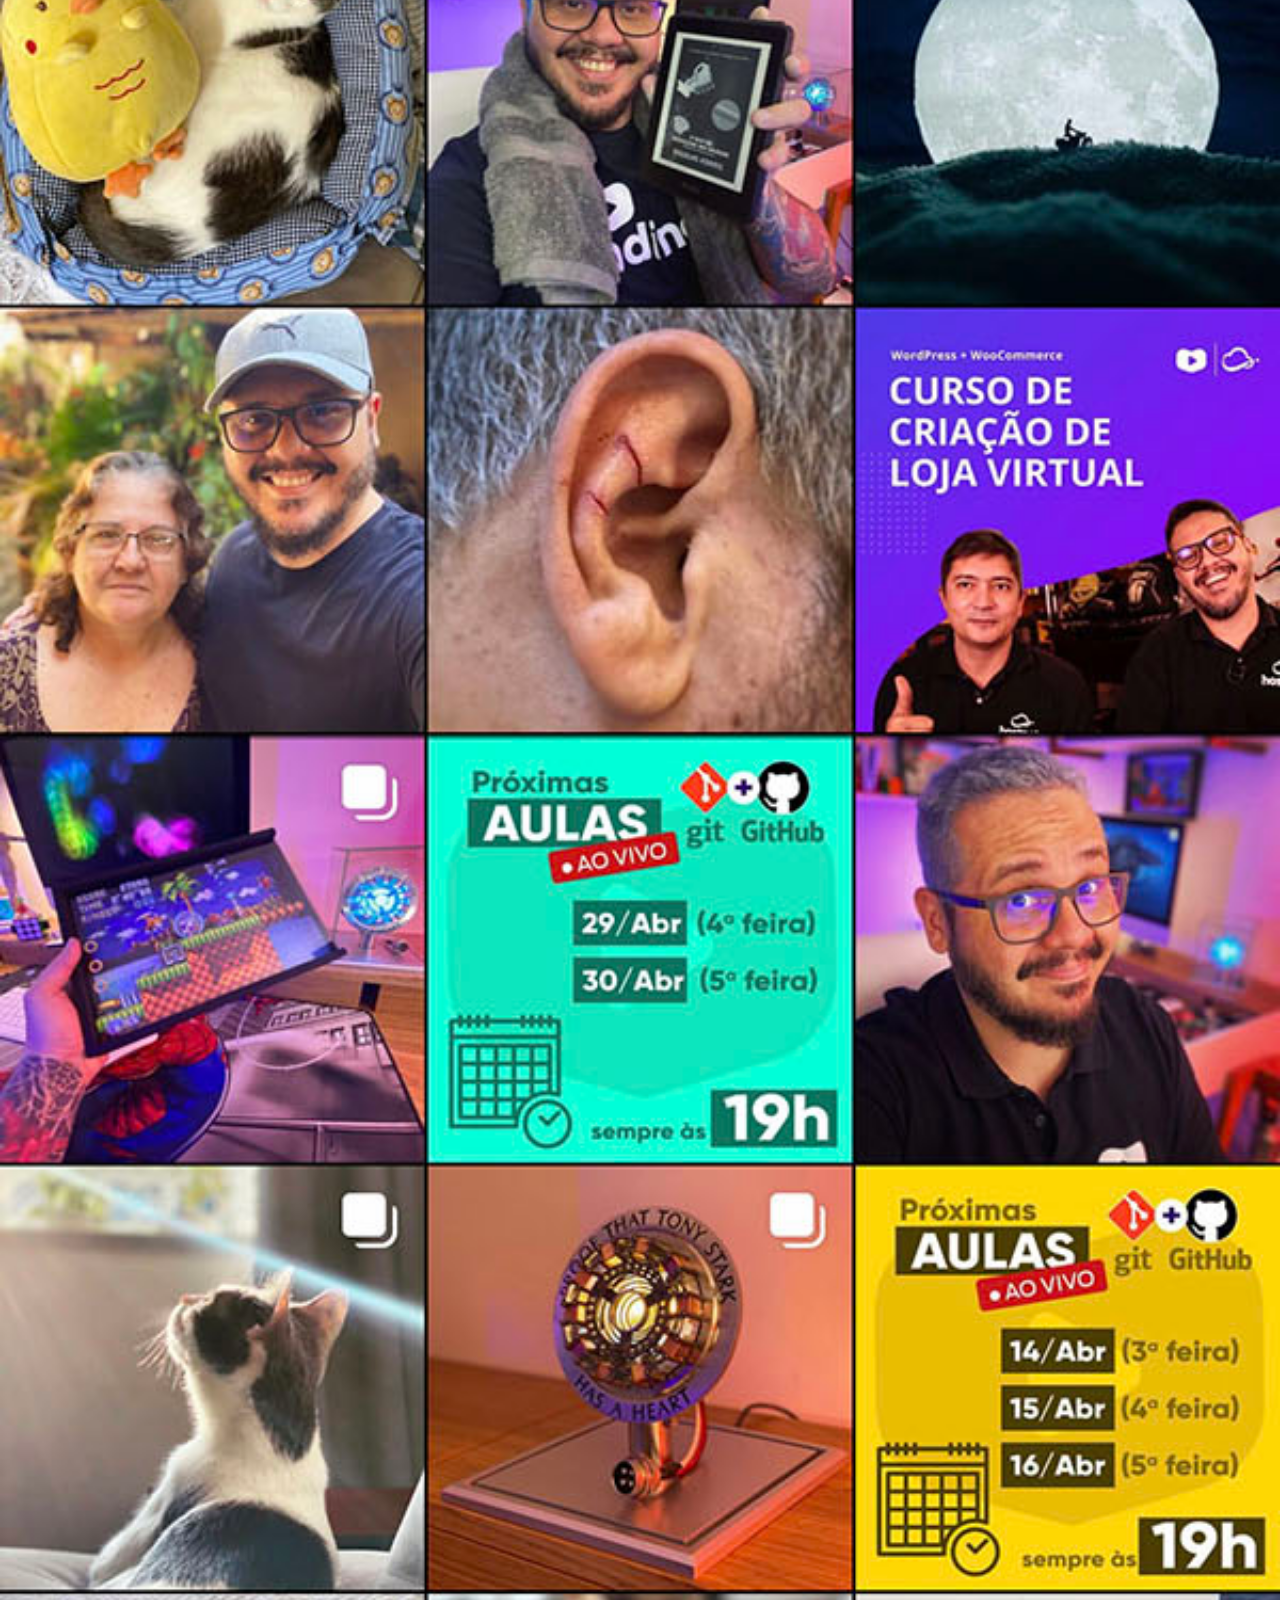
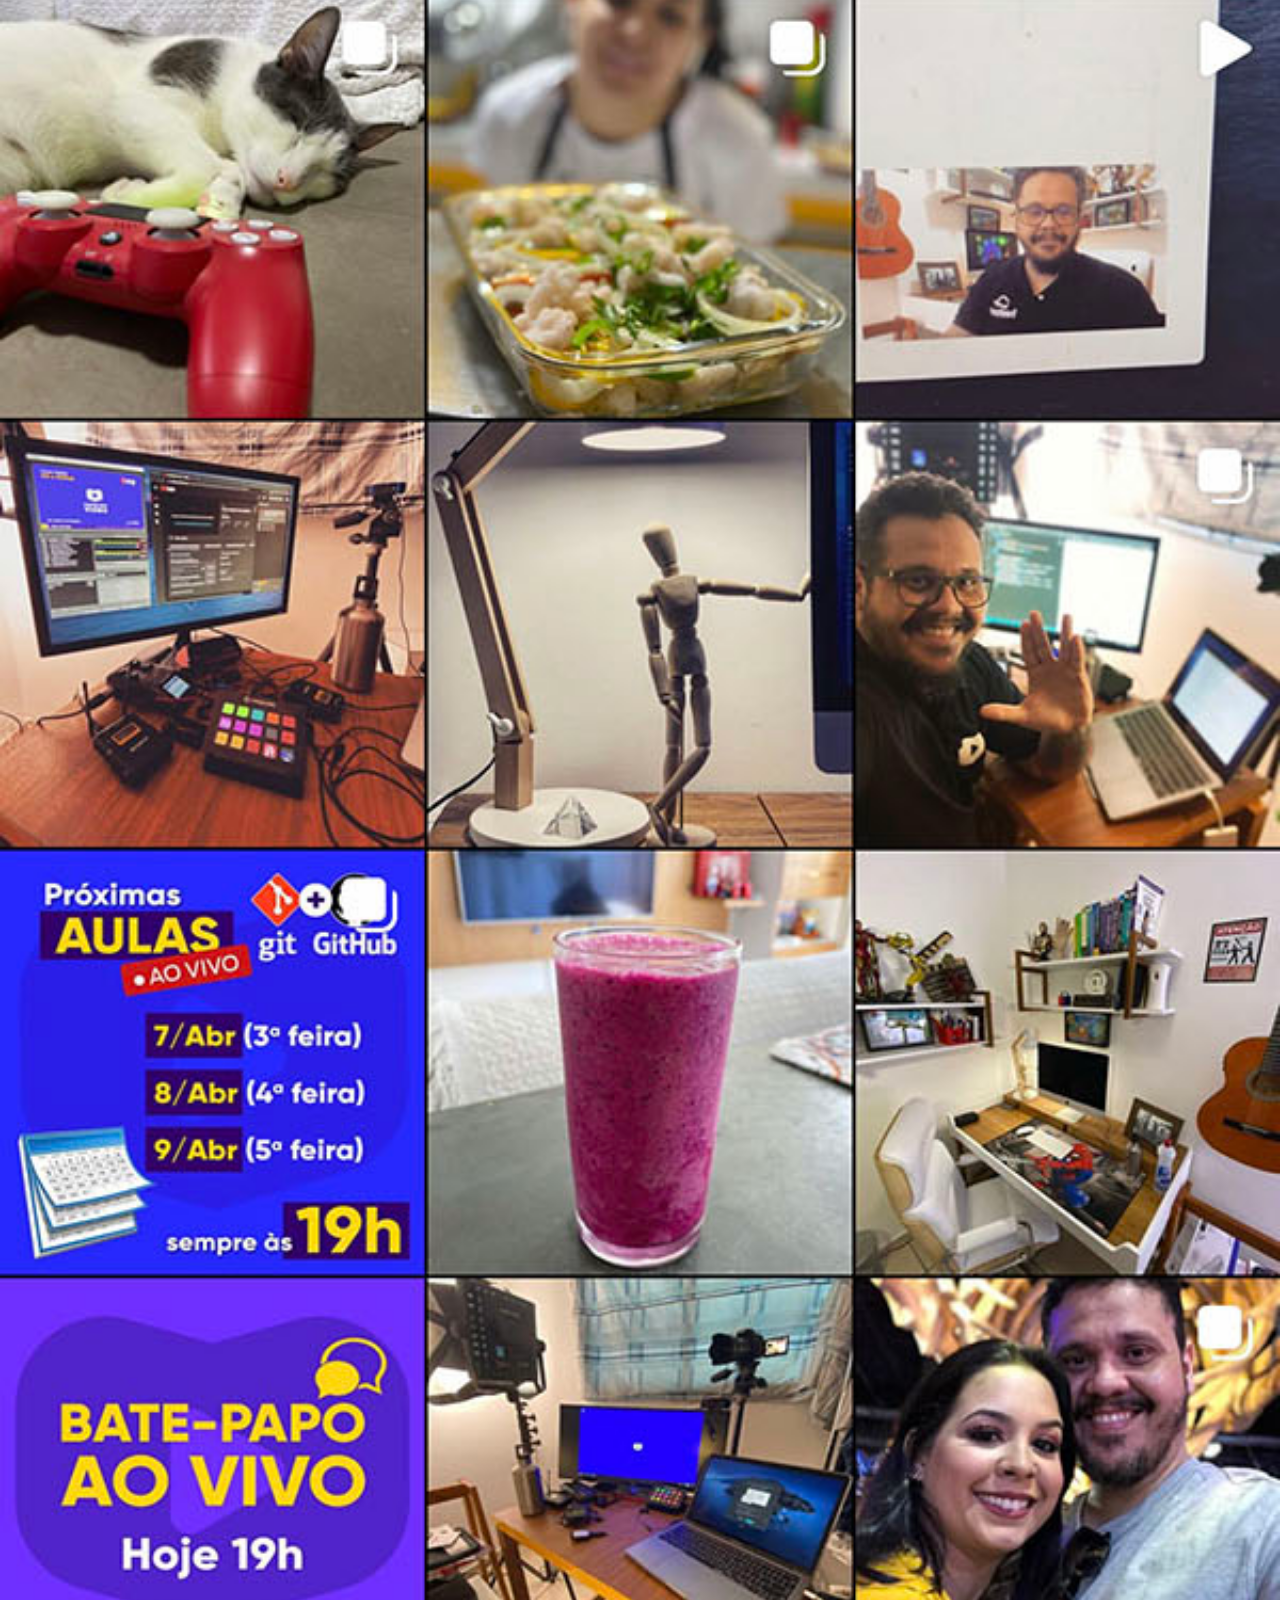
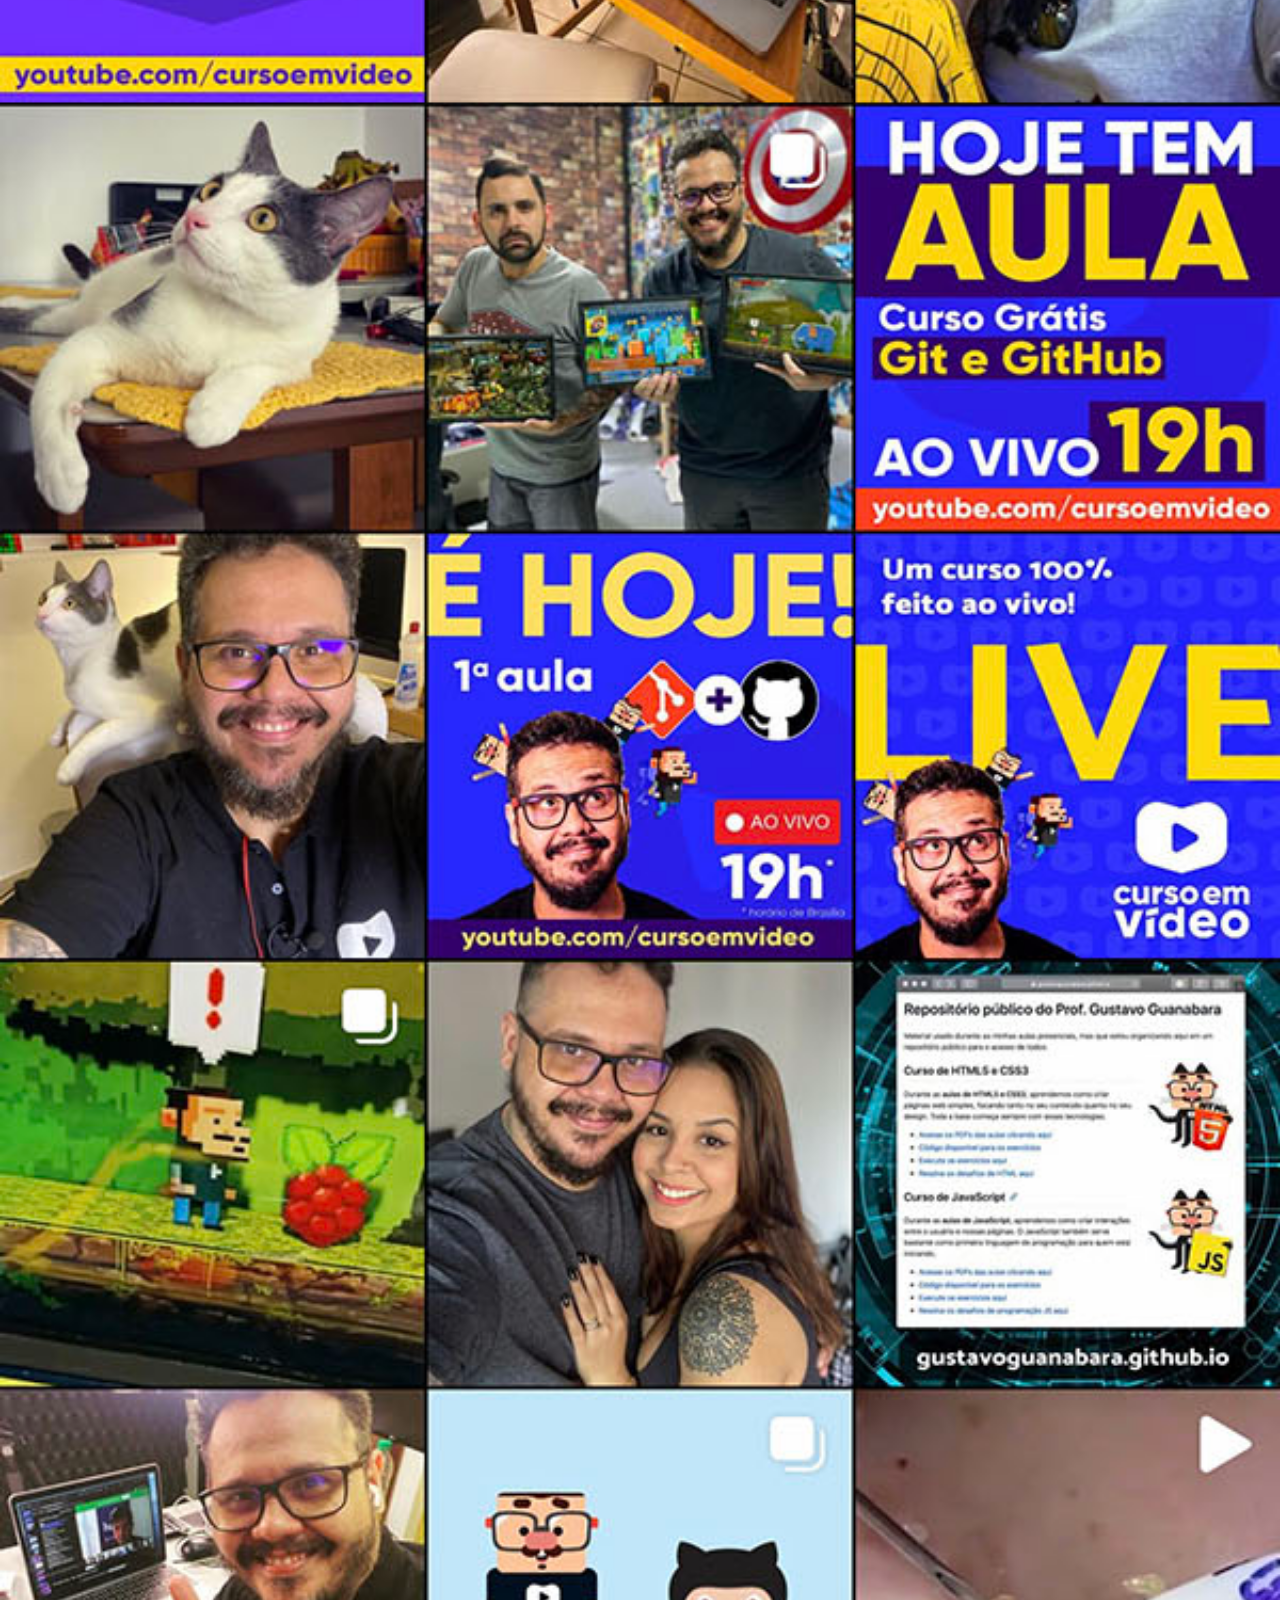
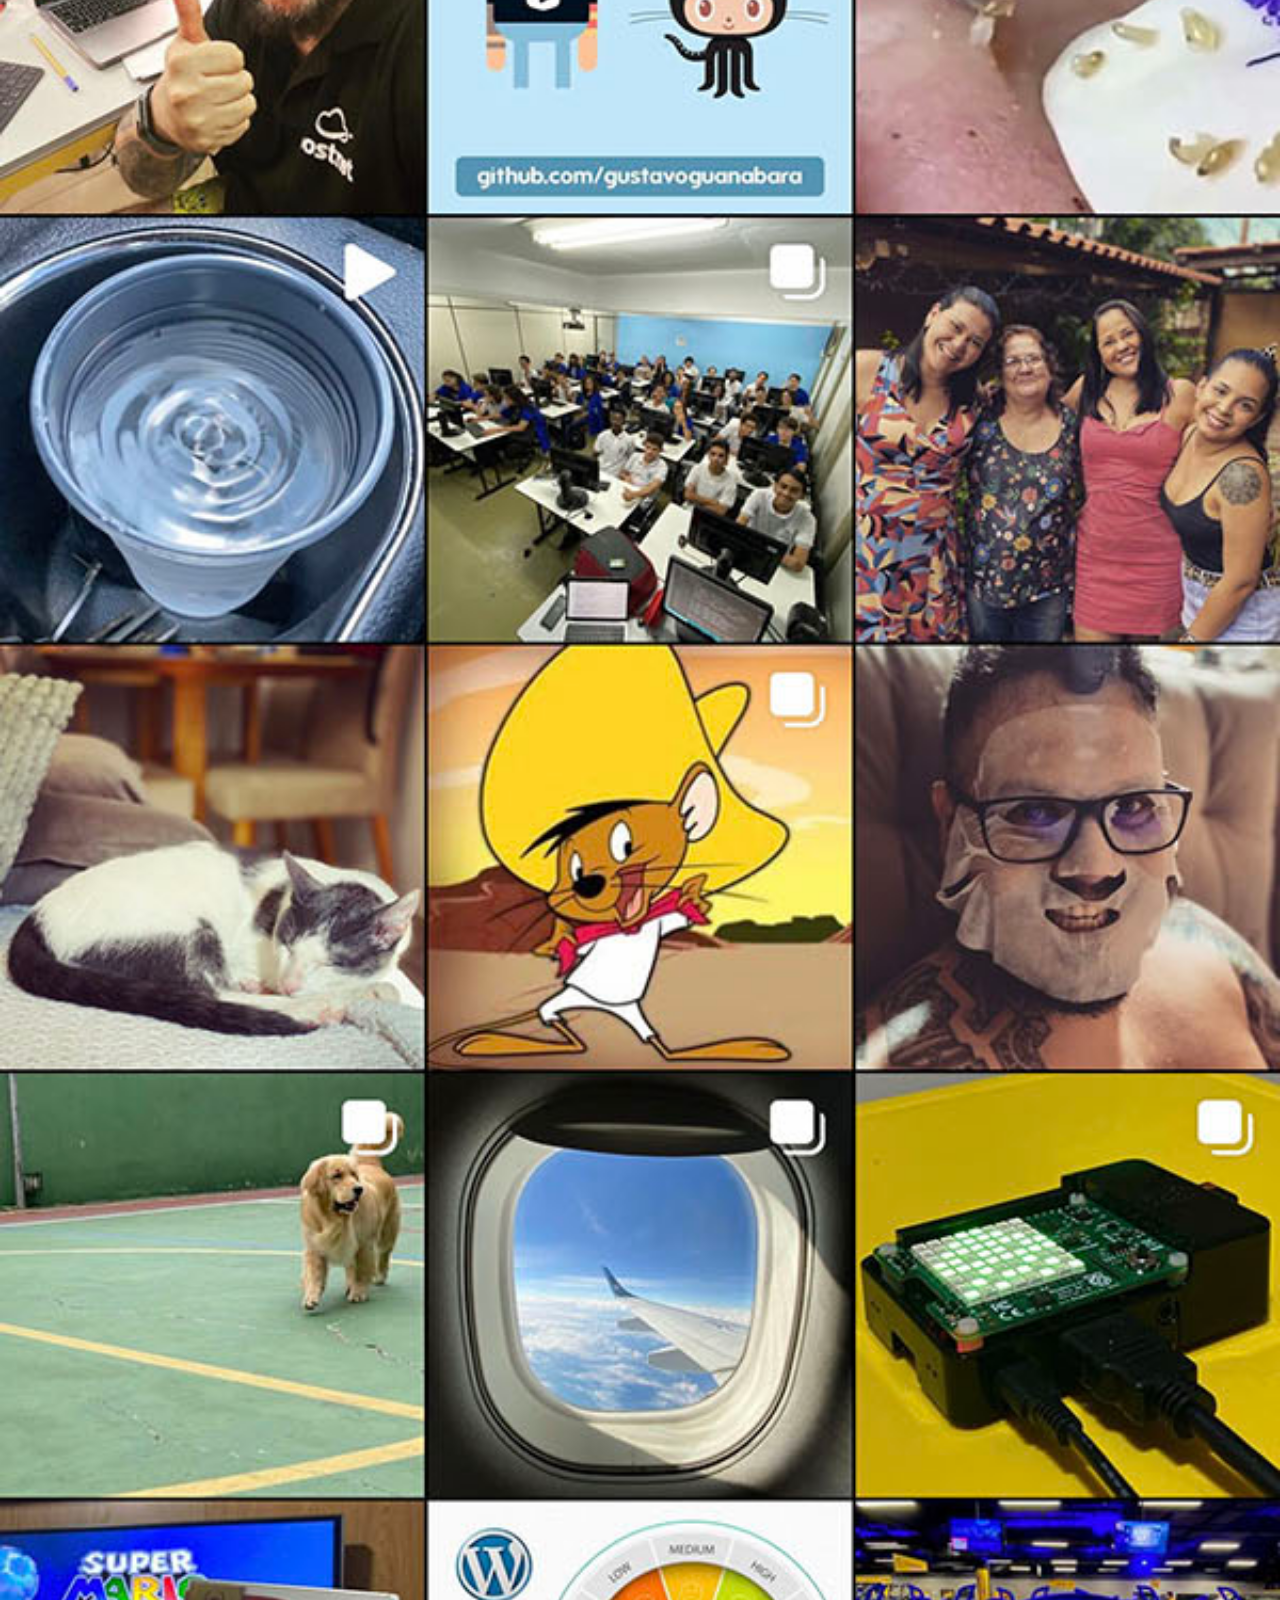
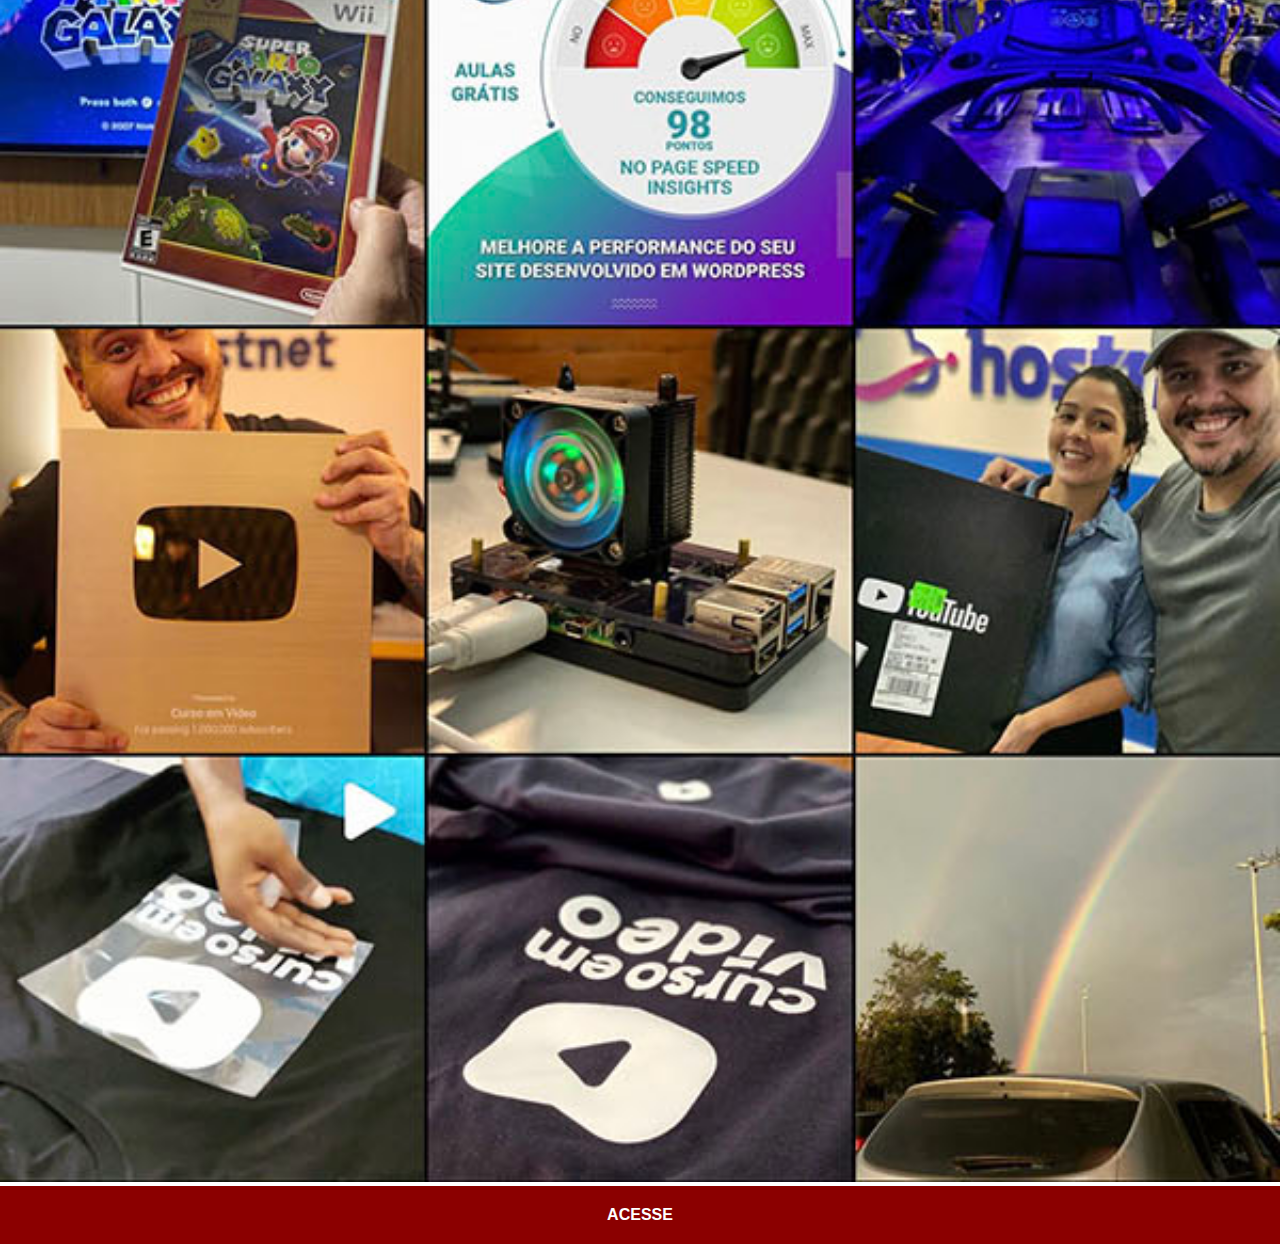
<file: instagram.html>
<!DOCTYPE html>
<html lang="pt-br">
<head>
    <meta charset="UTF-8">
    <meta http-equiv="X-UA-Compatible" content="IE=edge">
    <meta name="viewport" content="width=device-width, initial-scale=1.0">
    <title>Instagram</title>
    <link rel="stylesheet" href="estilos/social.css">
</head>
<body>
    <img src="imagens/tela-instagram.jpg" alt="Instagram">
    <a href="https://www.instagram.com/gustavoguanabara/">ACESSE</a>
    
</body>
</html>
</file>
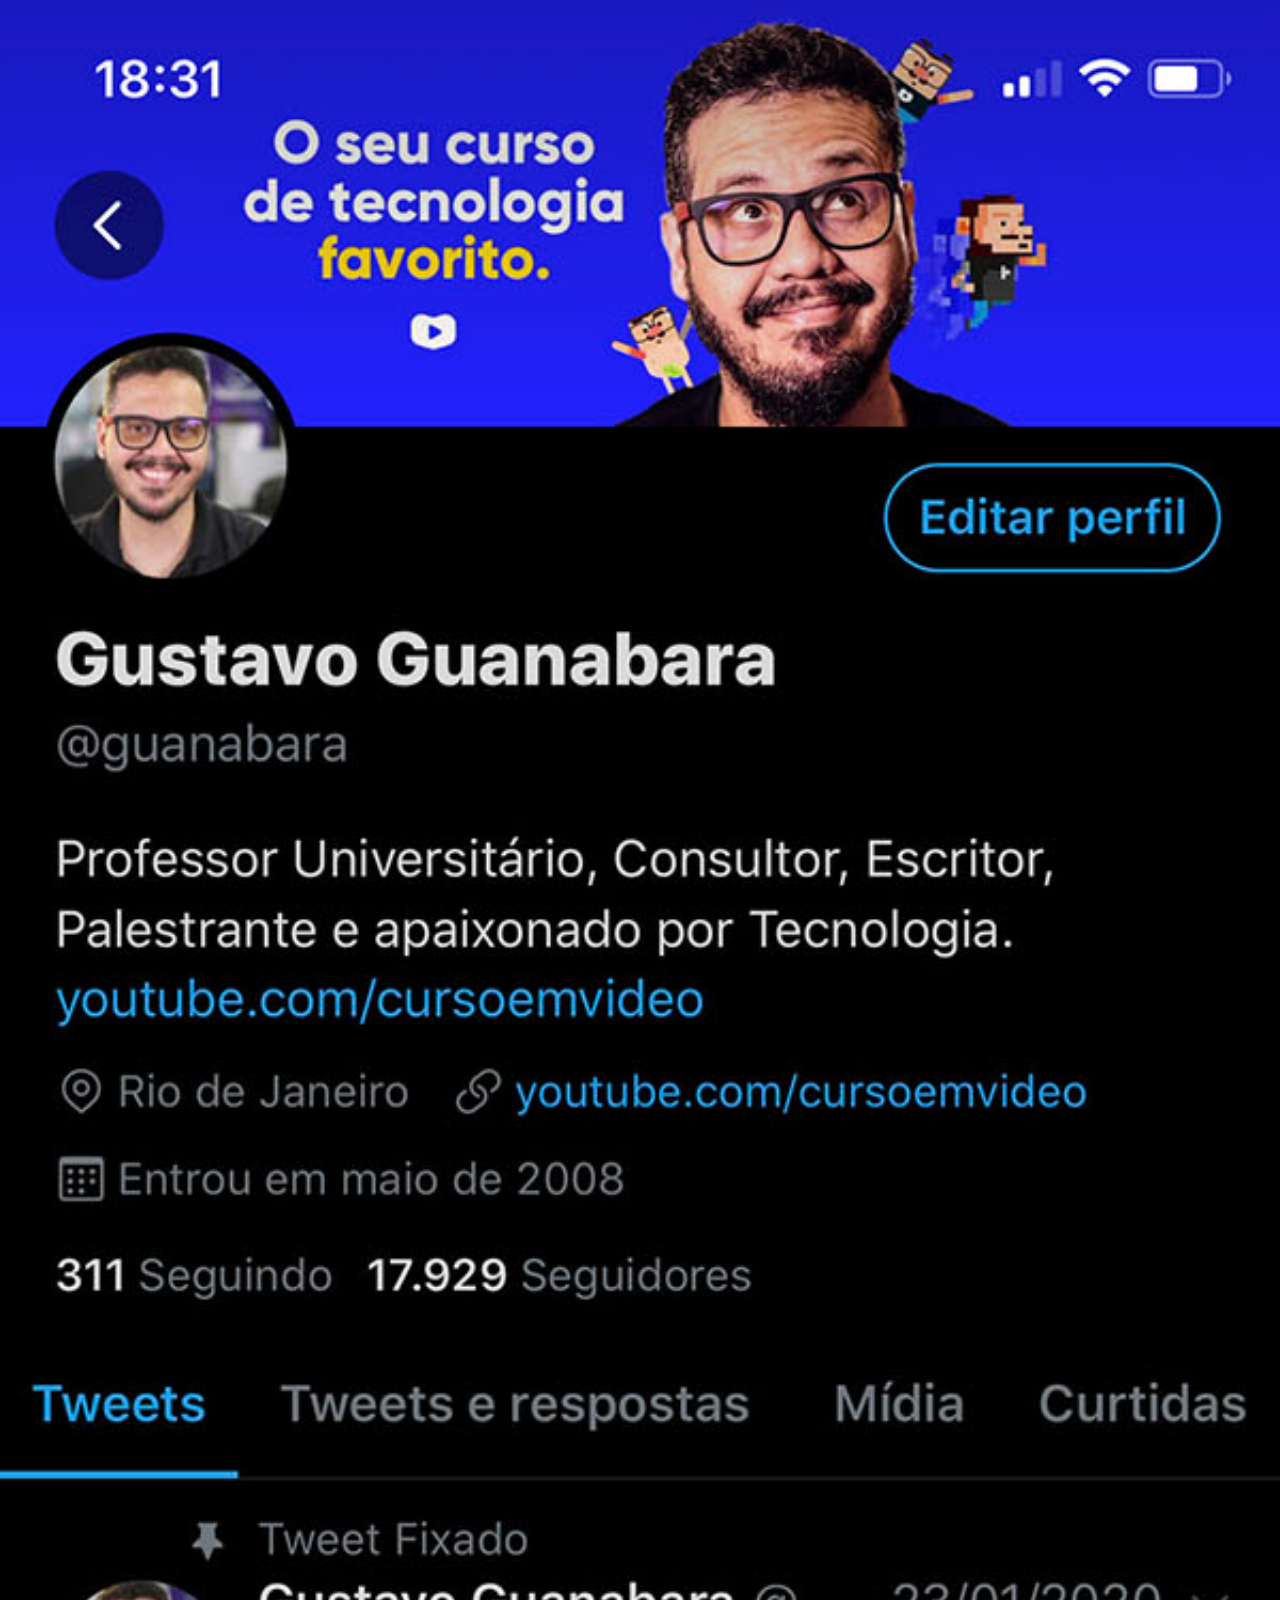
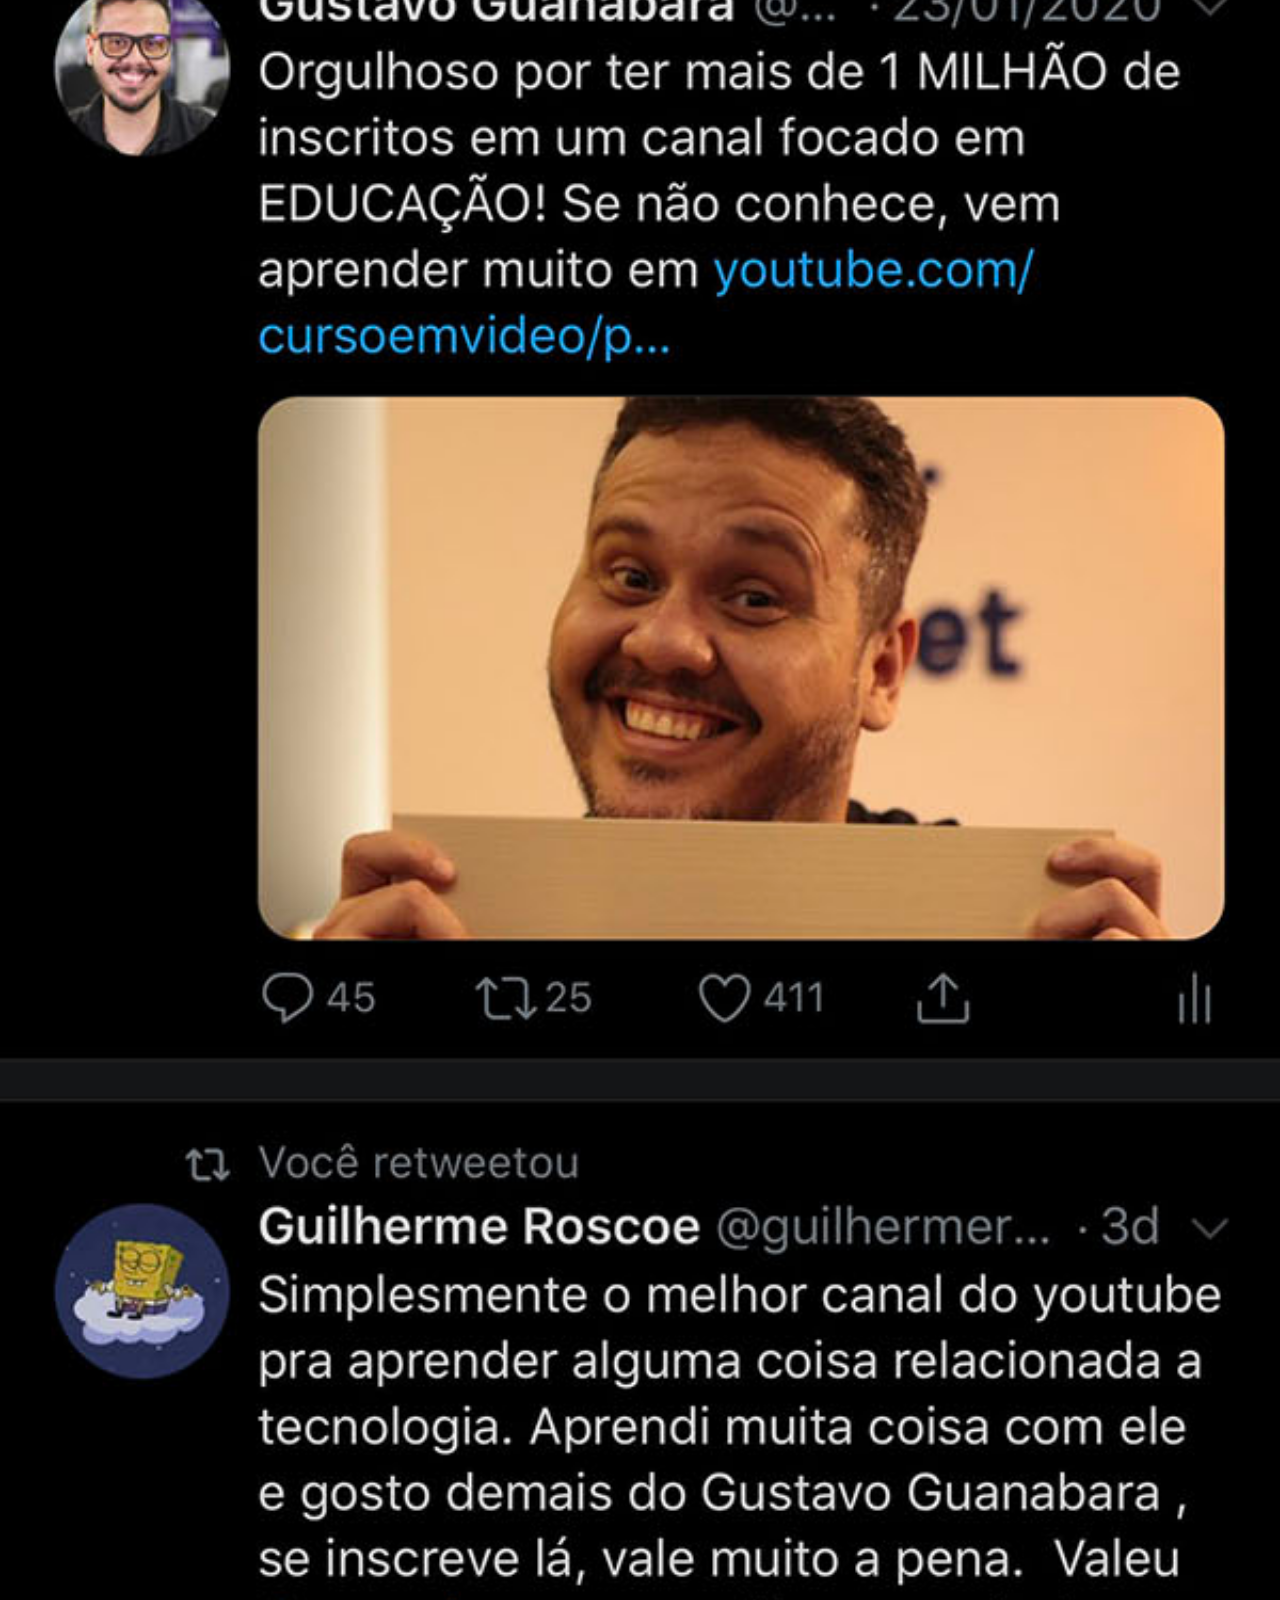
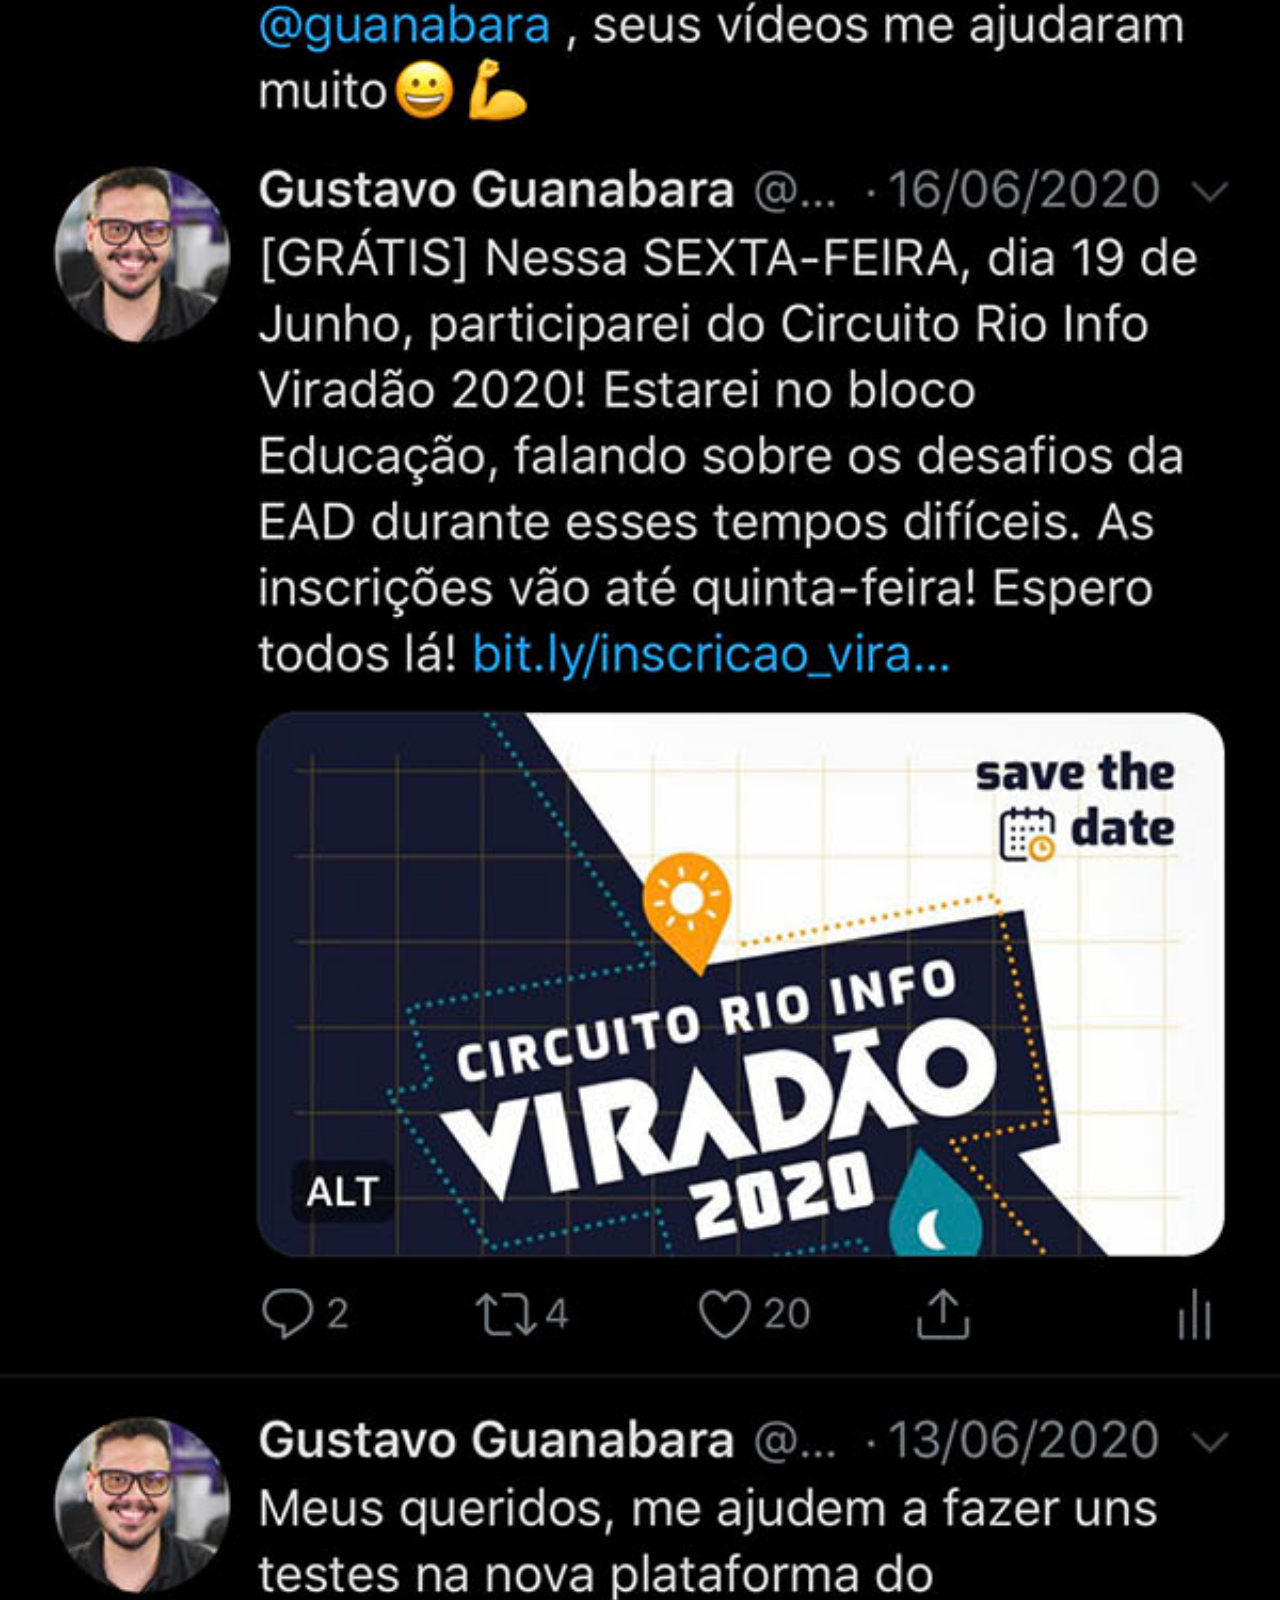
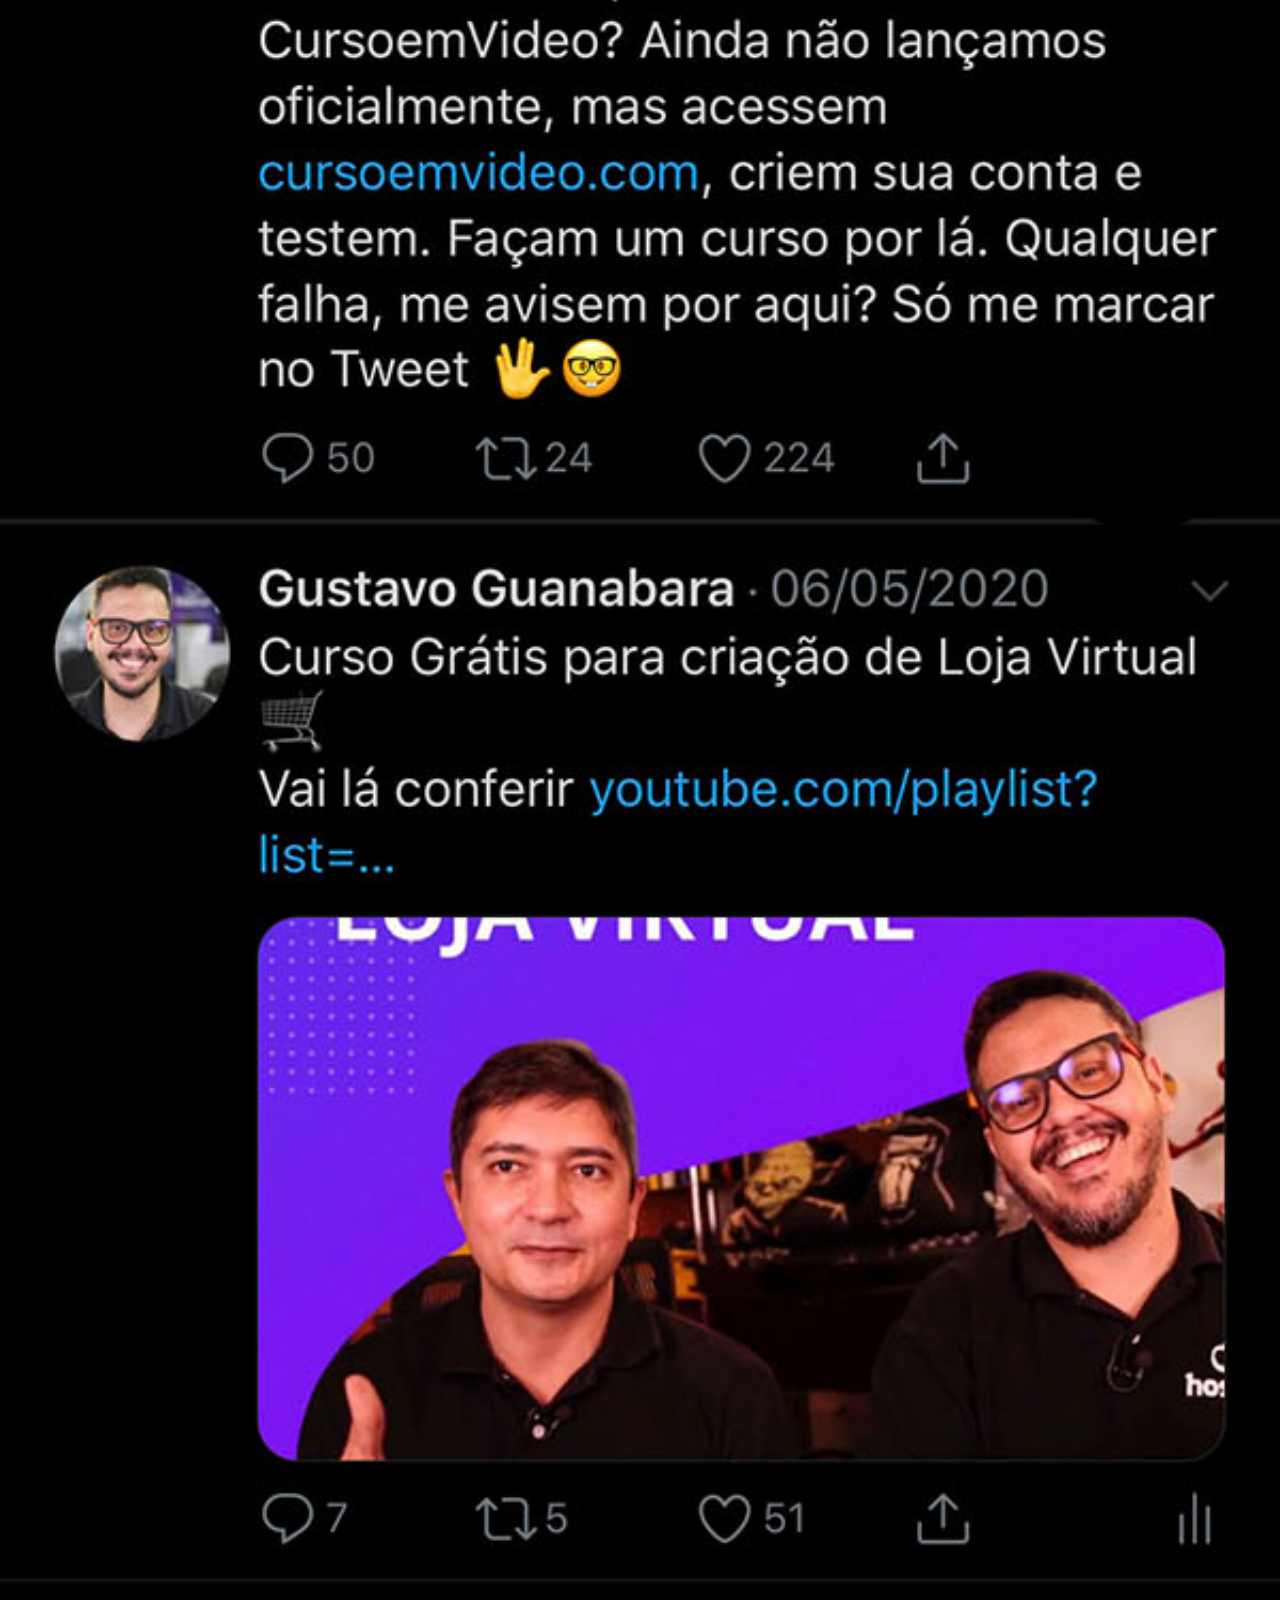
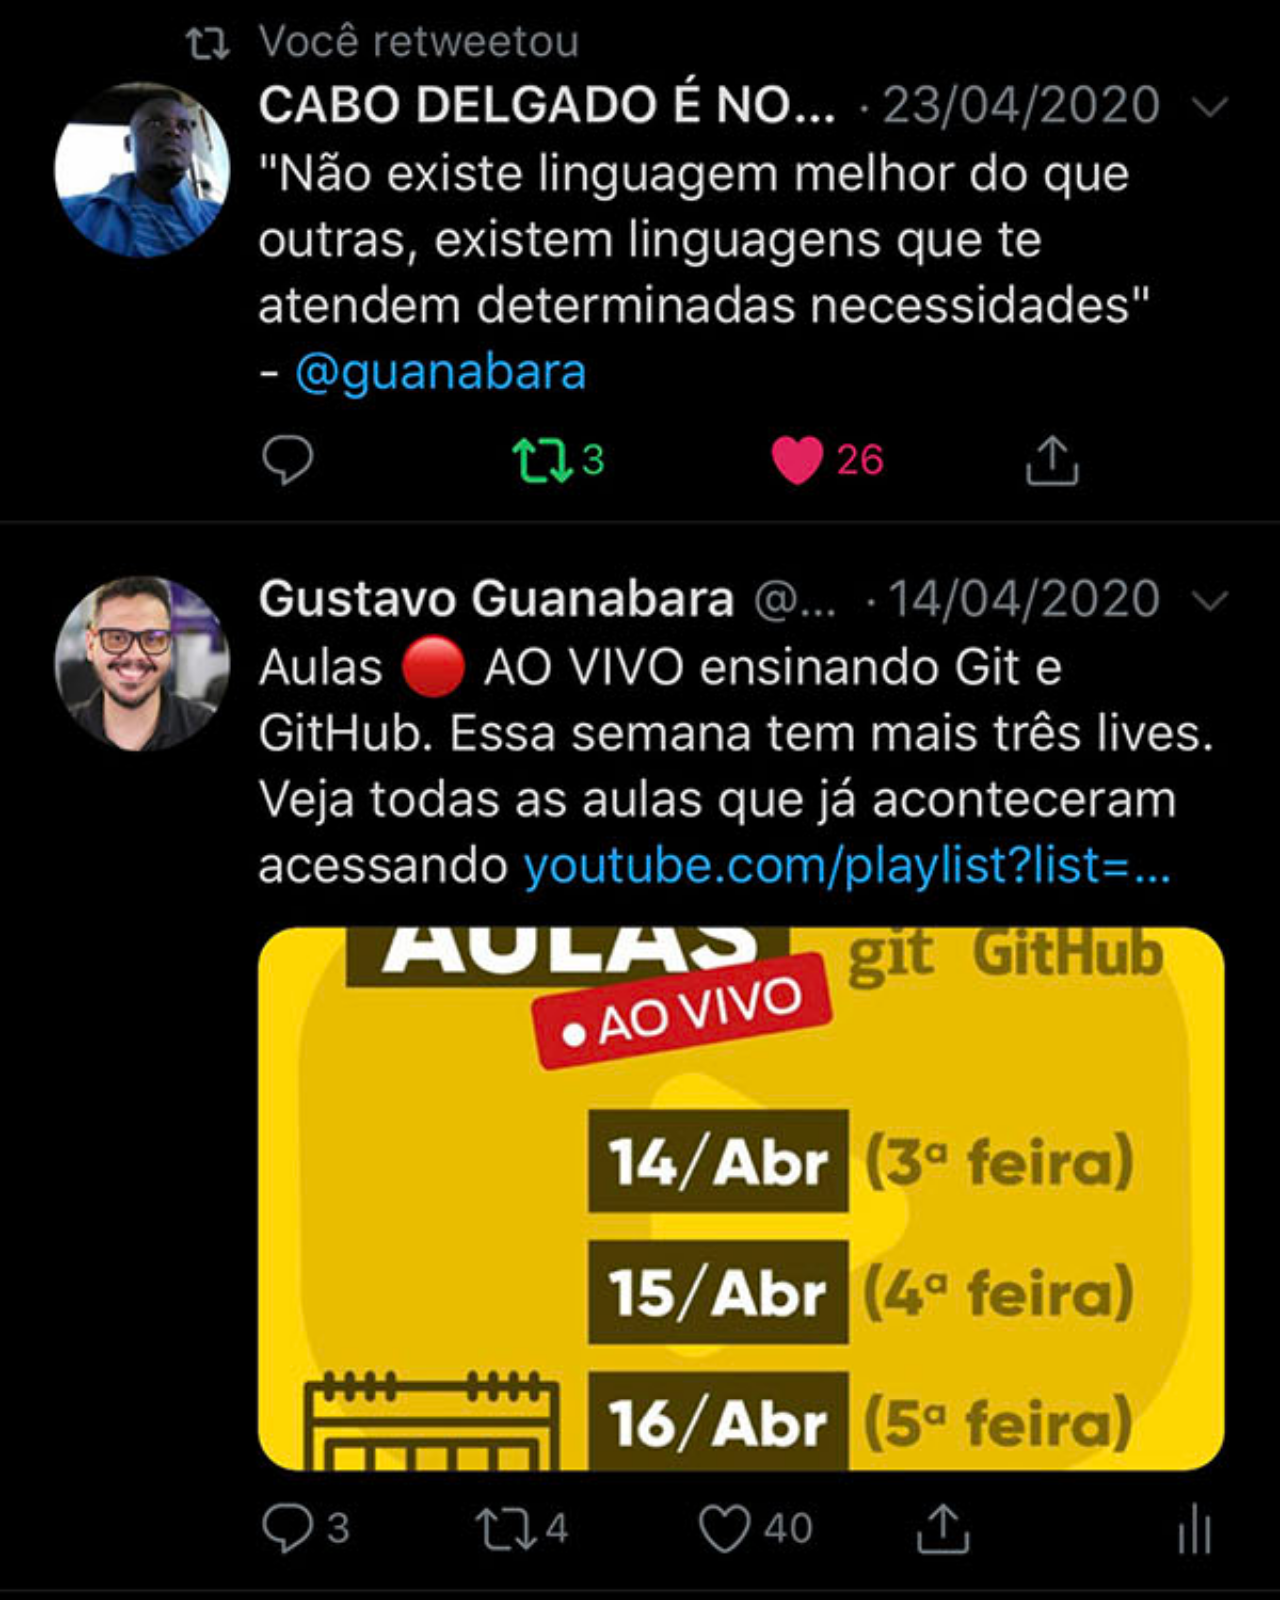
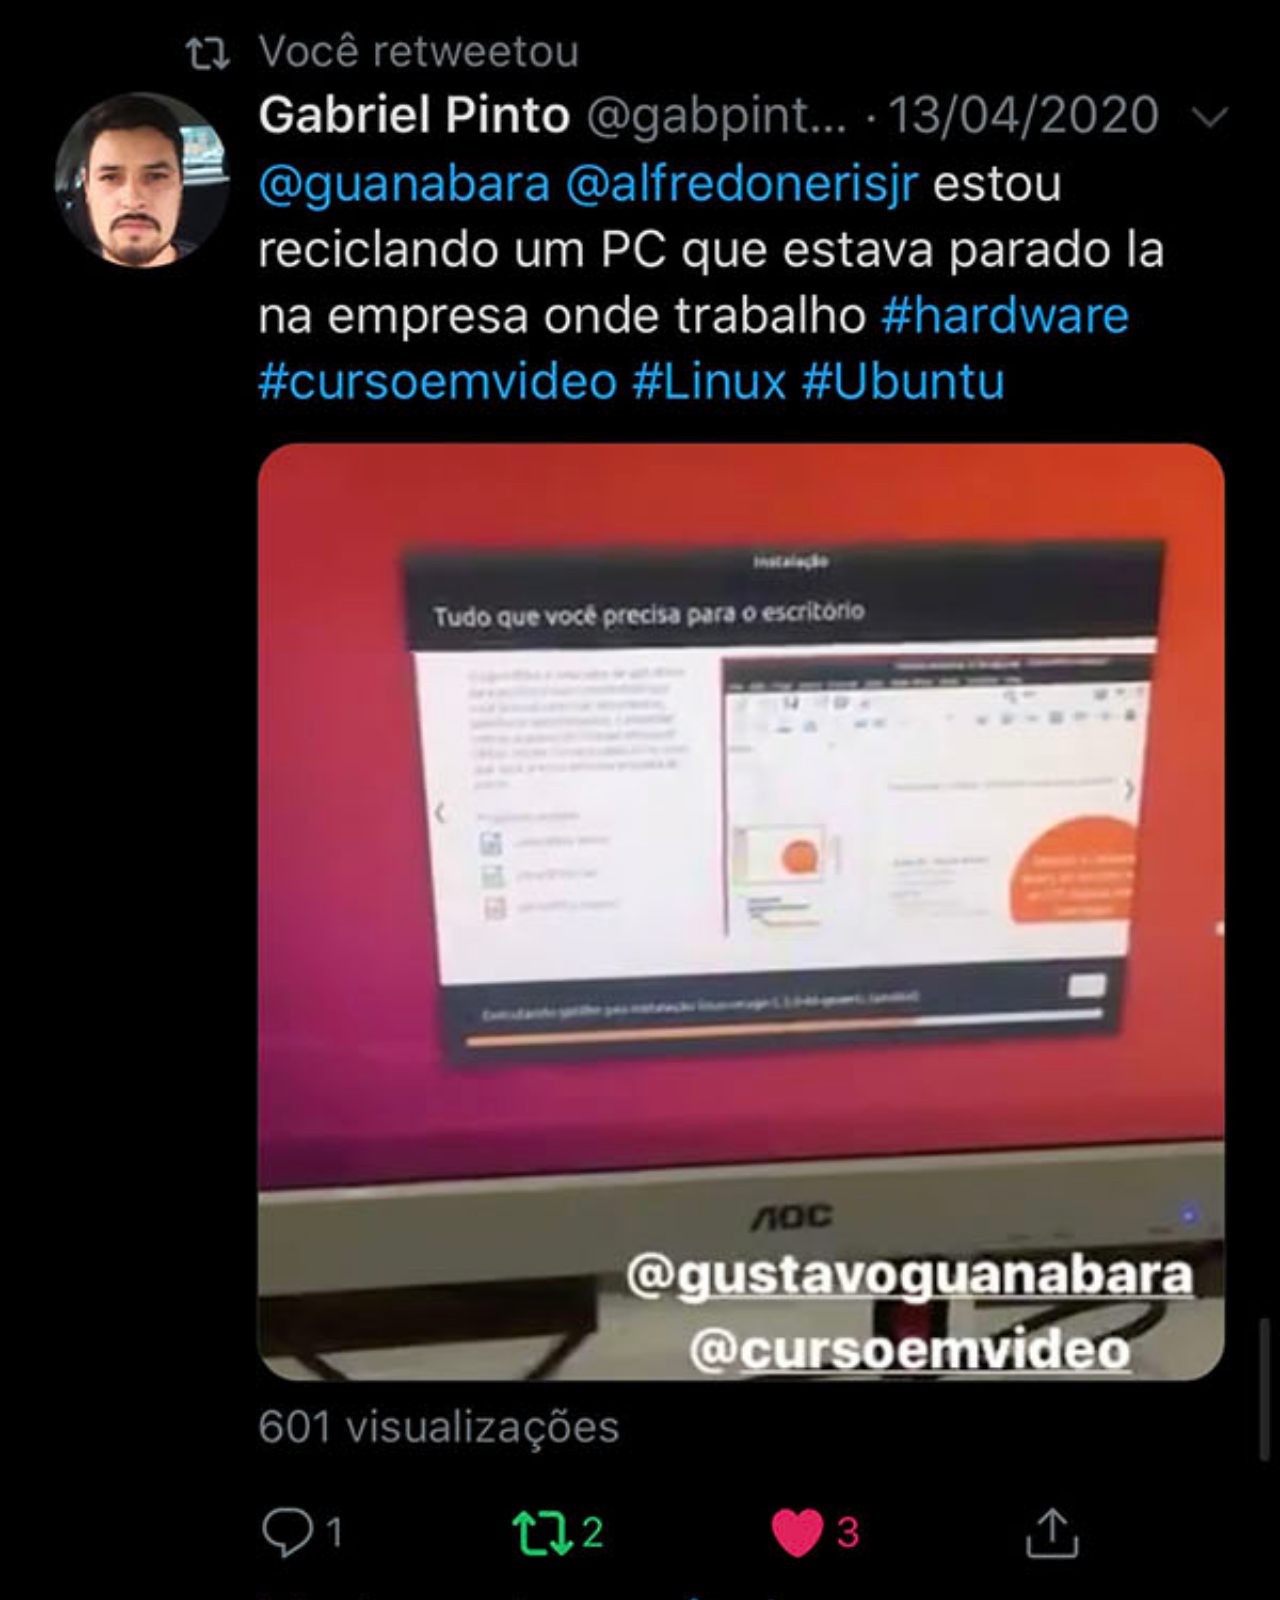
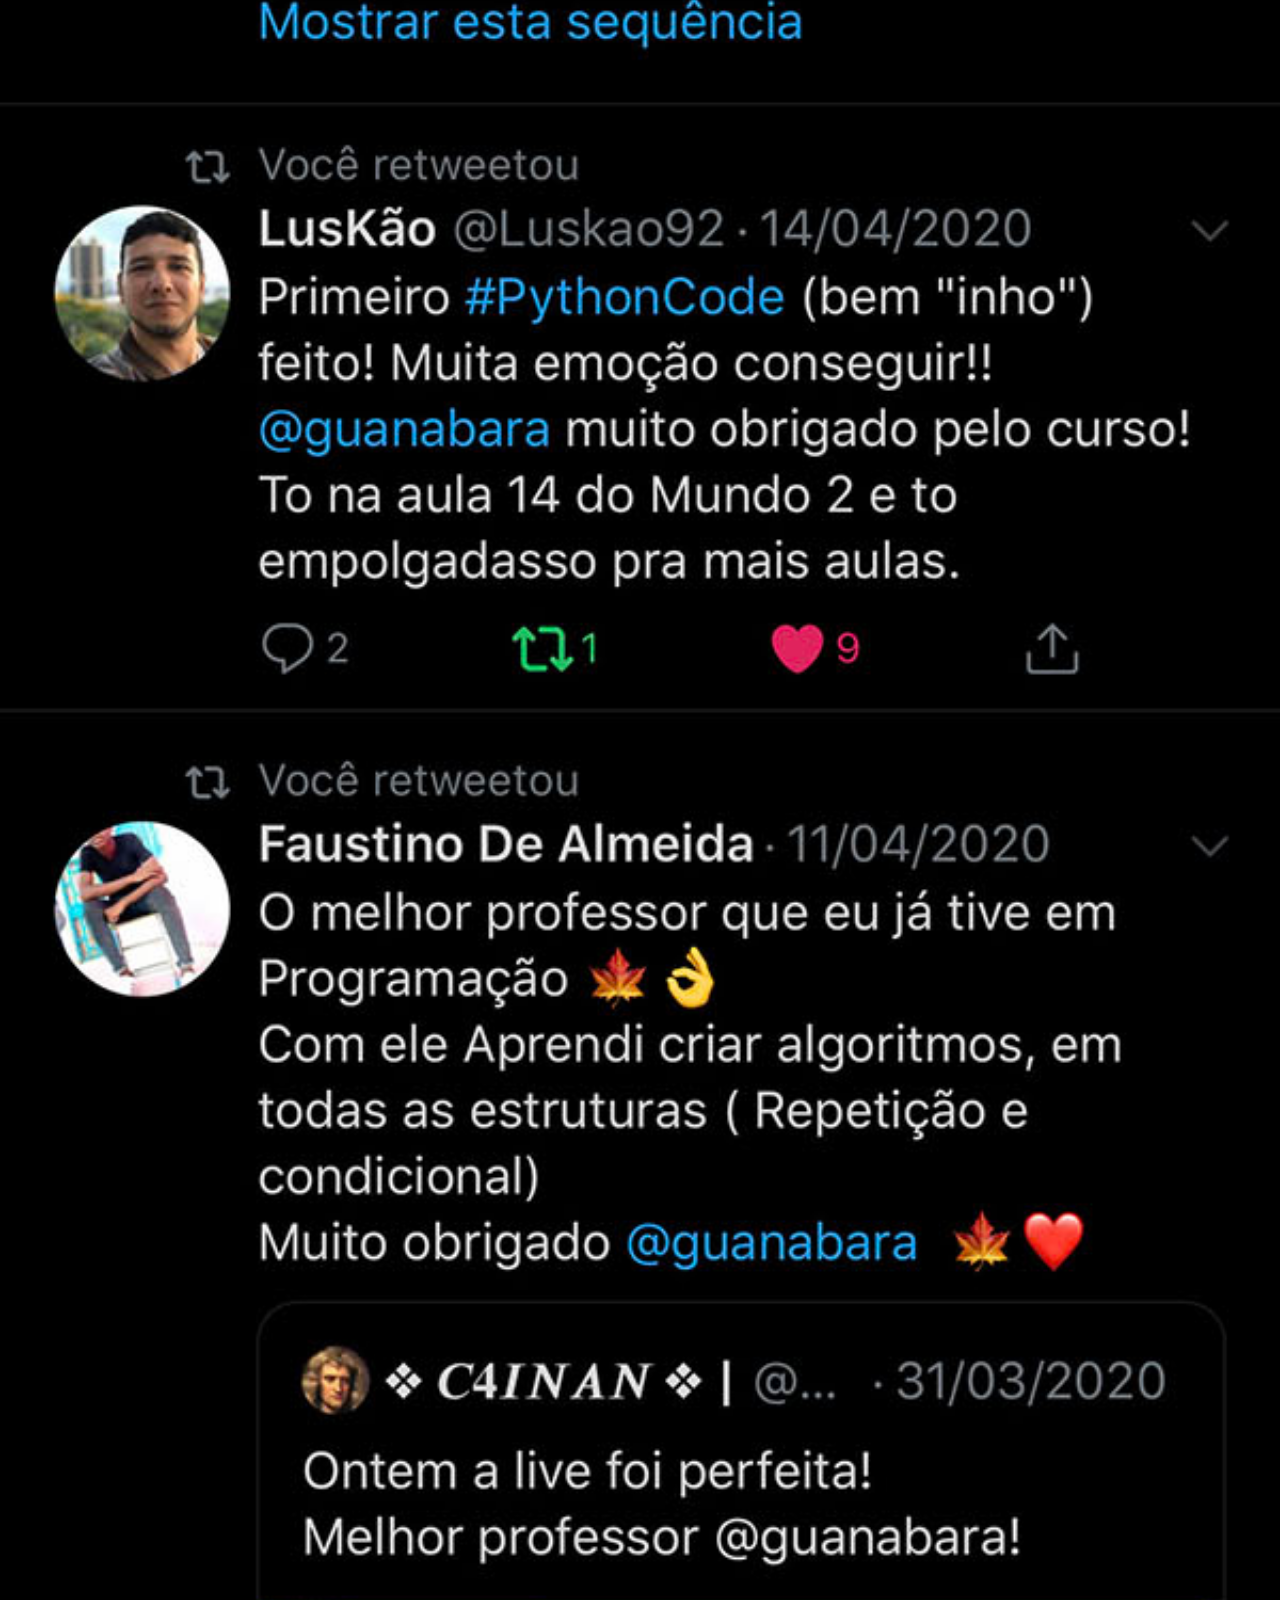
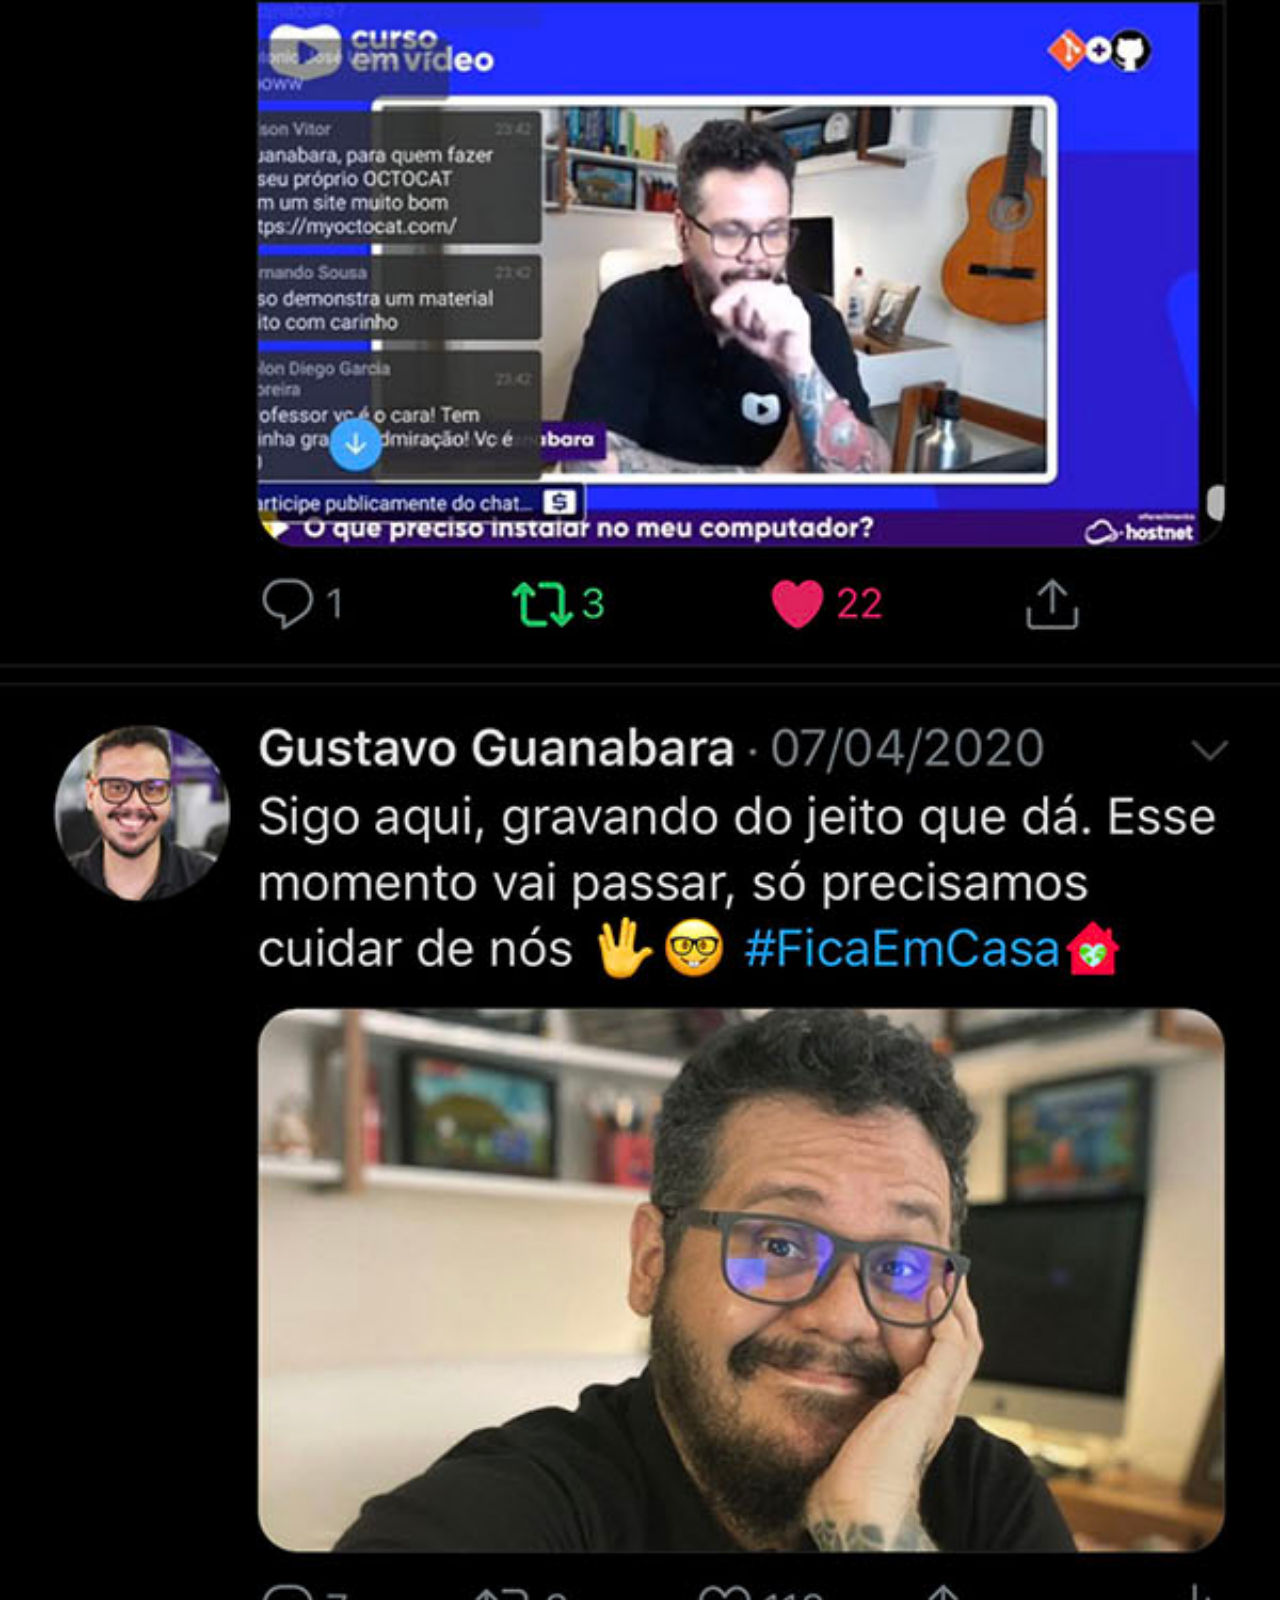
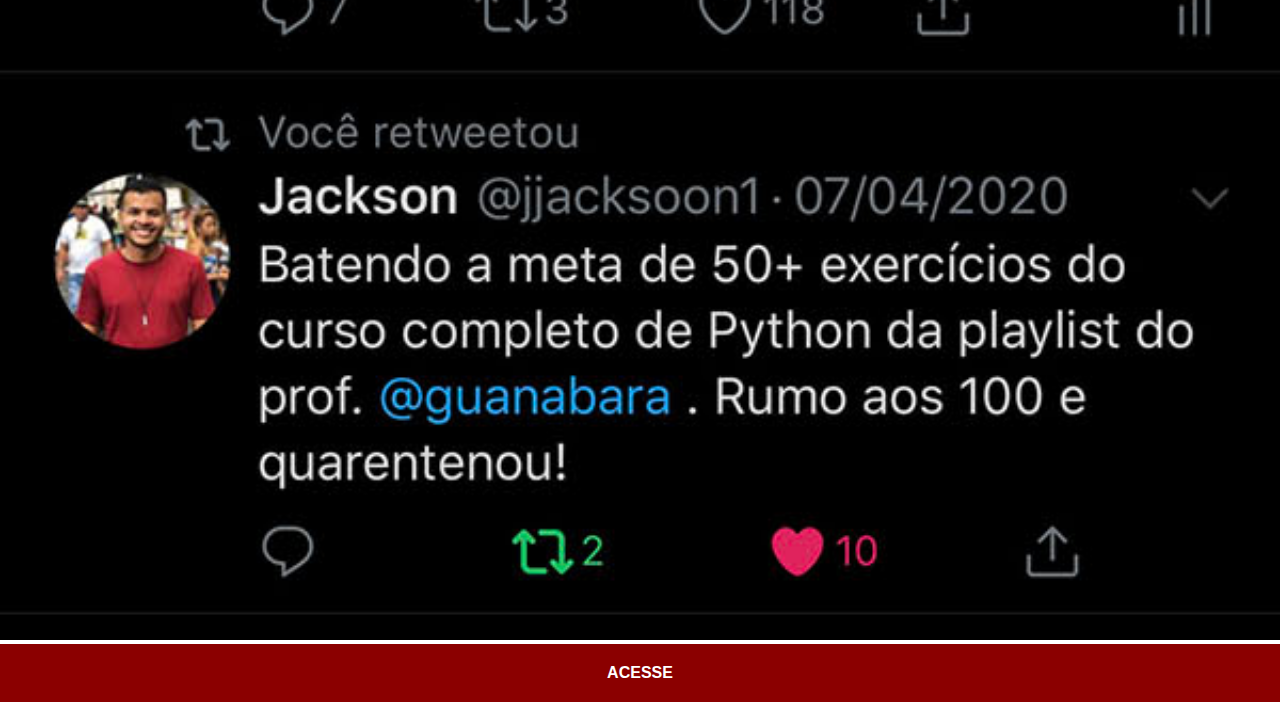
<file: twitter.html>
<!DOCTYPE html>
<html lang="pt-br">
<head>
    <meta charset="UTF-8">
    <meta http-equiv="X-UA-Compatible" content="IE=edge">
    <meta name="viewport" content="width=device-width, initial-scale=1.0">
    <title>Twitter</title>
    <link rel="stylesheet" href="estilos/social.css">
</head>
<body>
    <img src="imagens/tela-twitter.jpg" alt="Twitter">
    <a href="https://twitter.com/guanabara">ACESSE</a>

    
</body>
</html>
</file>
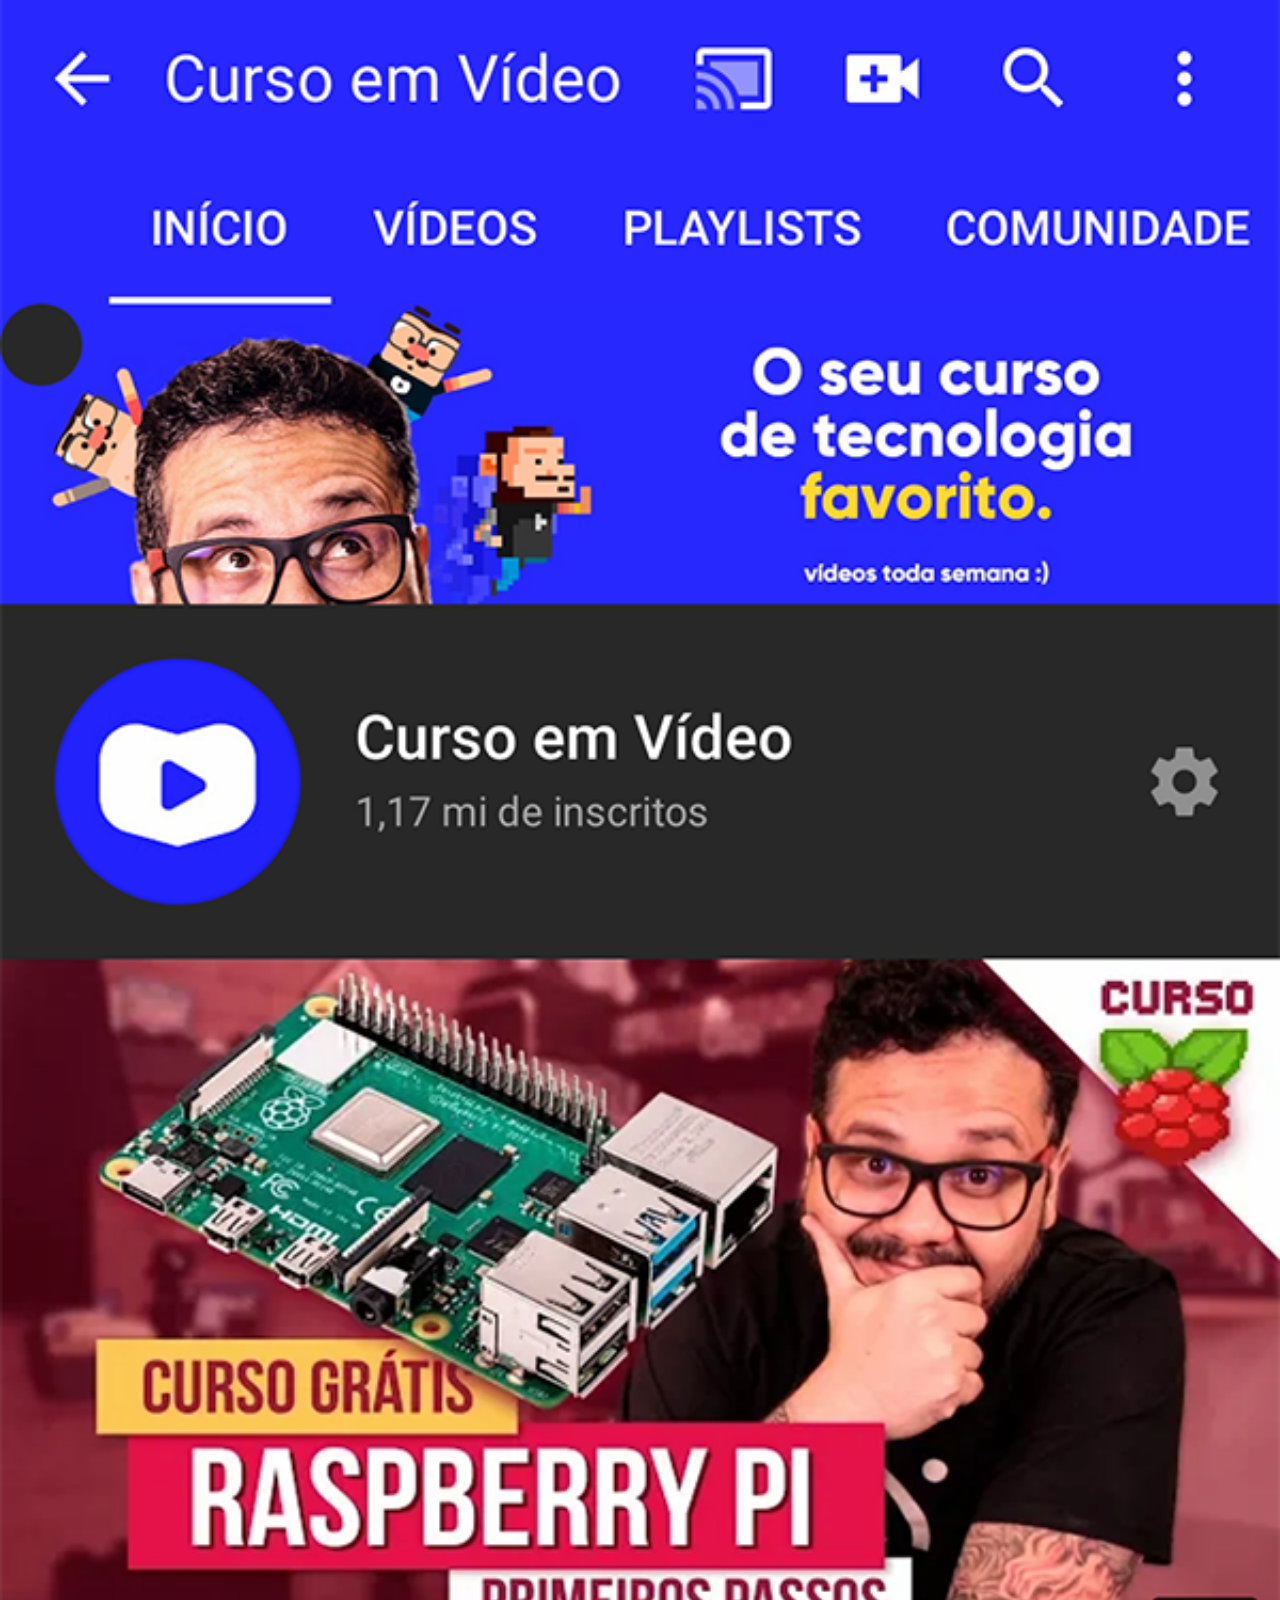
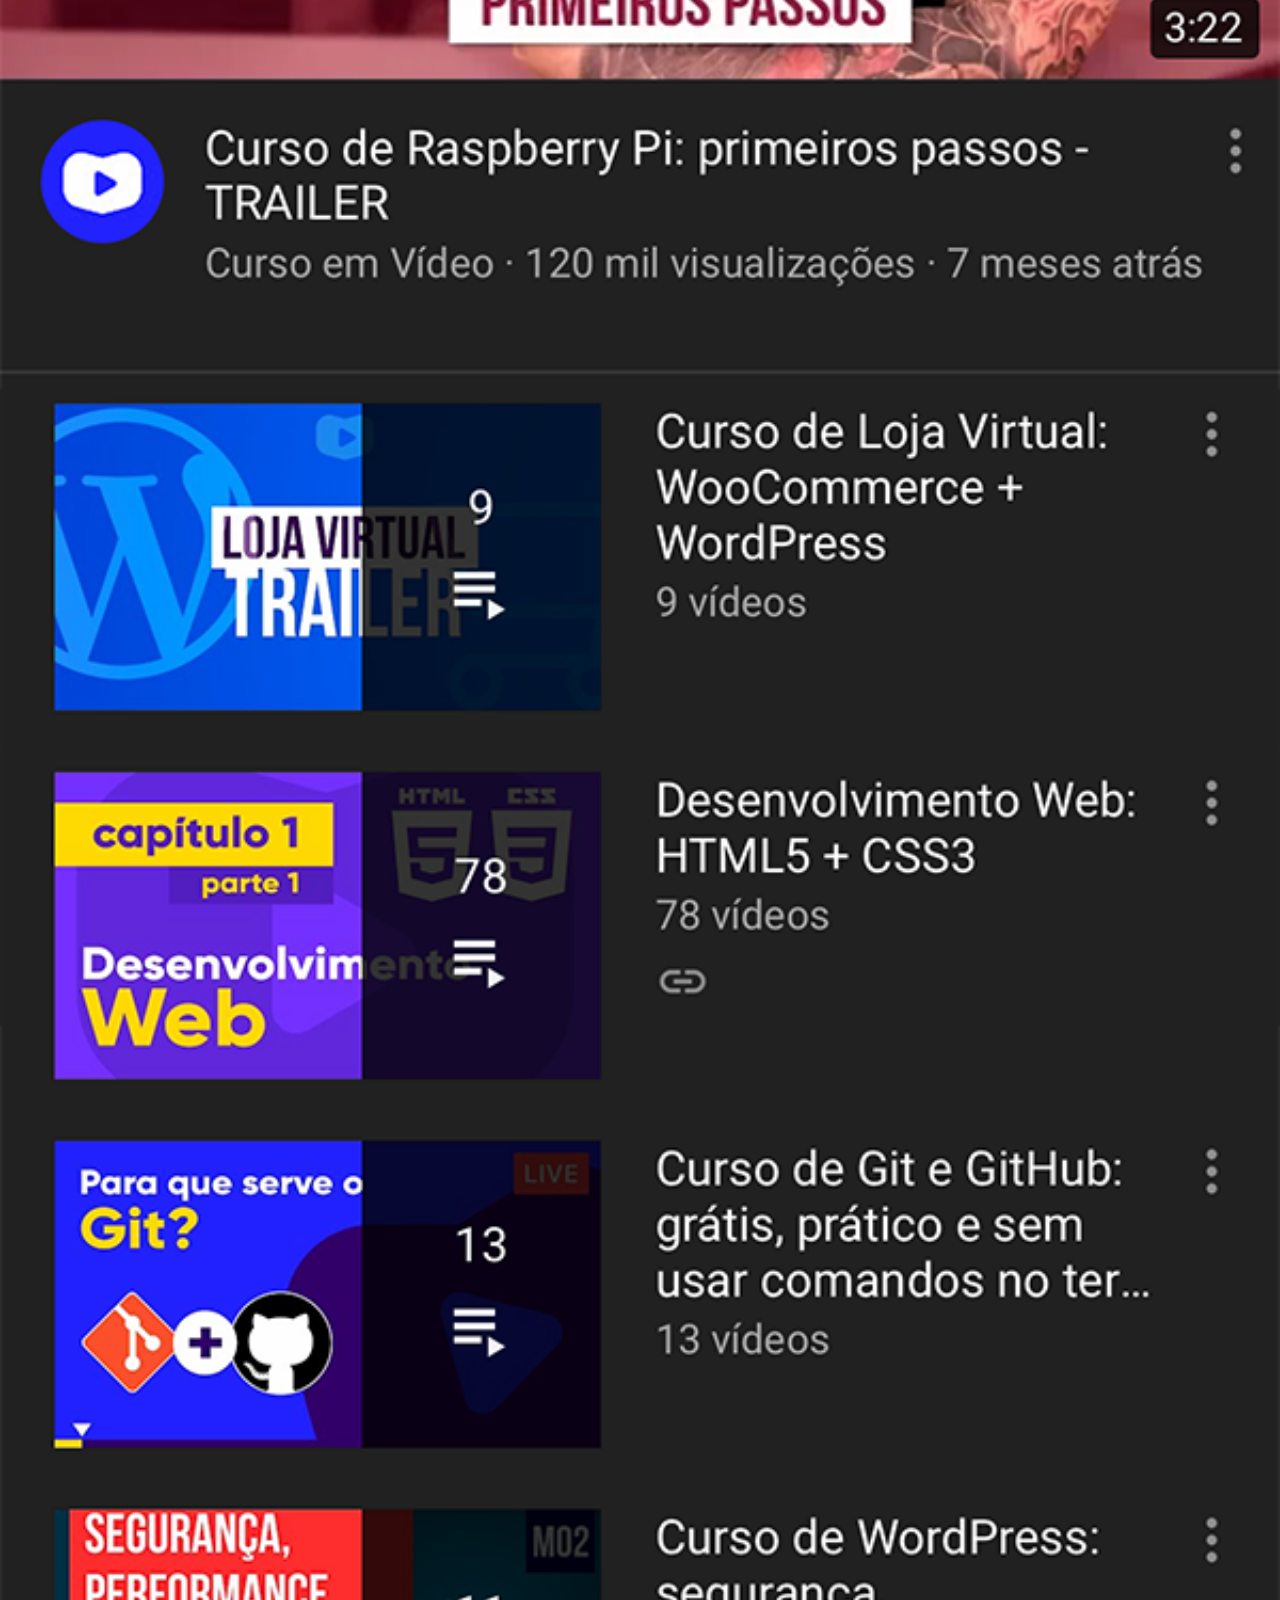
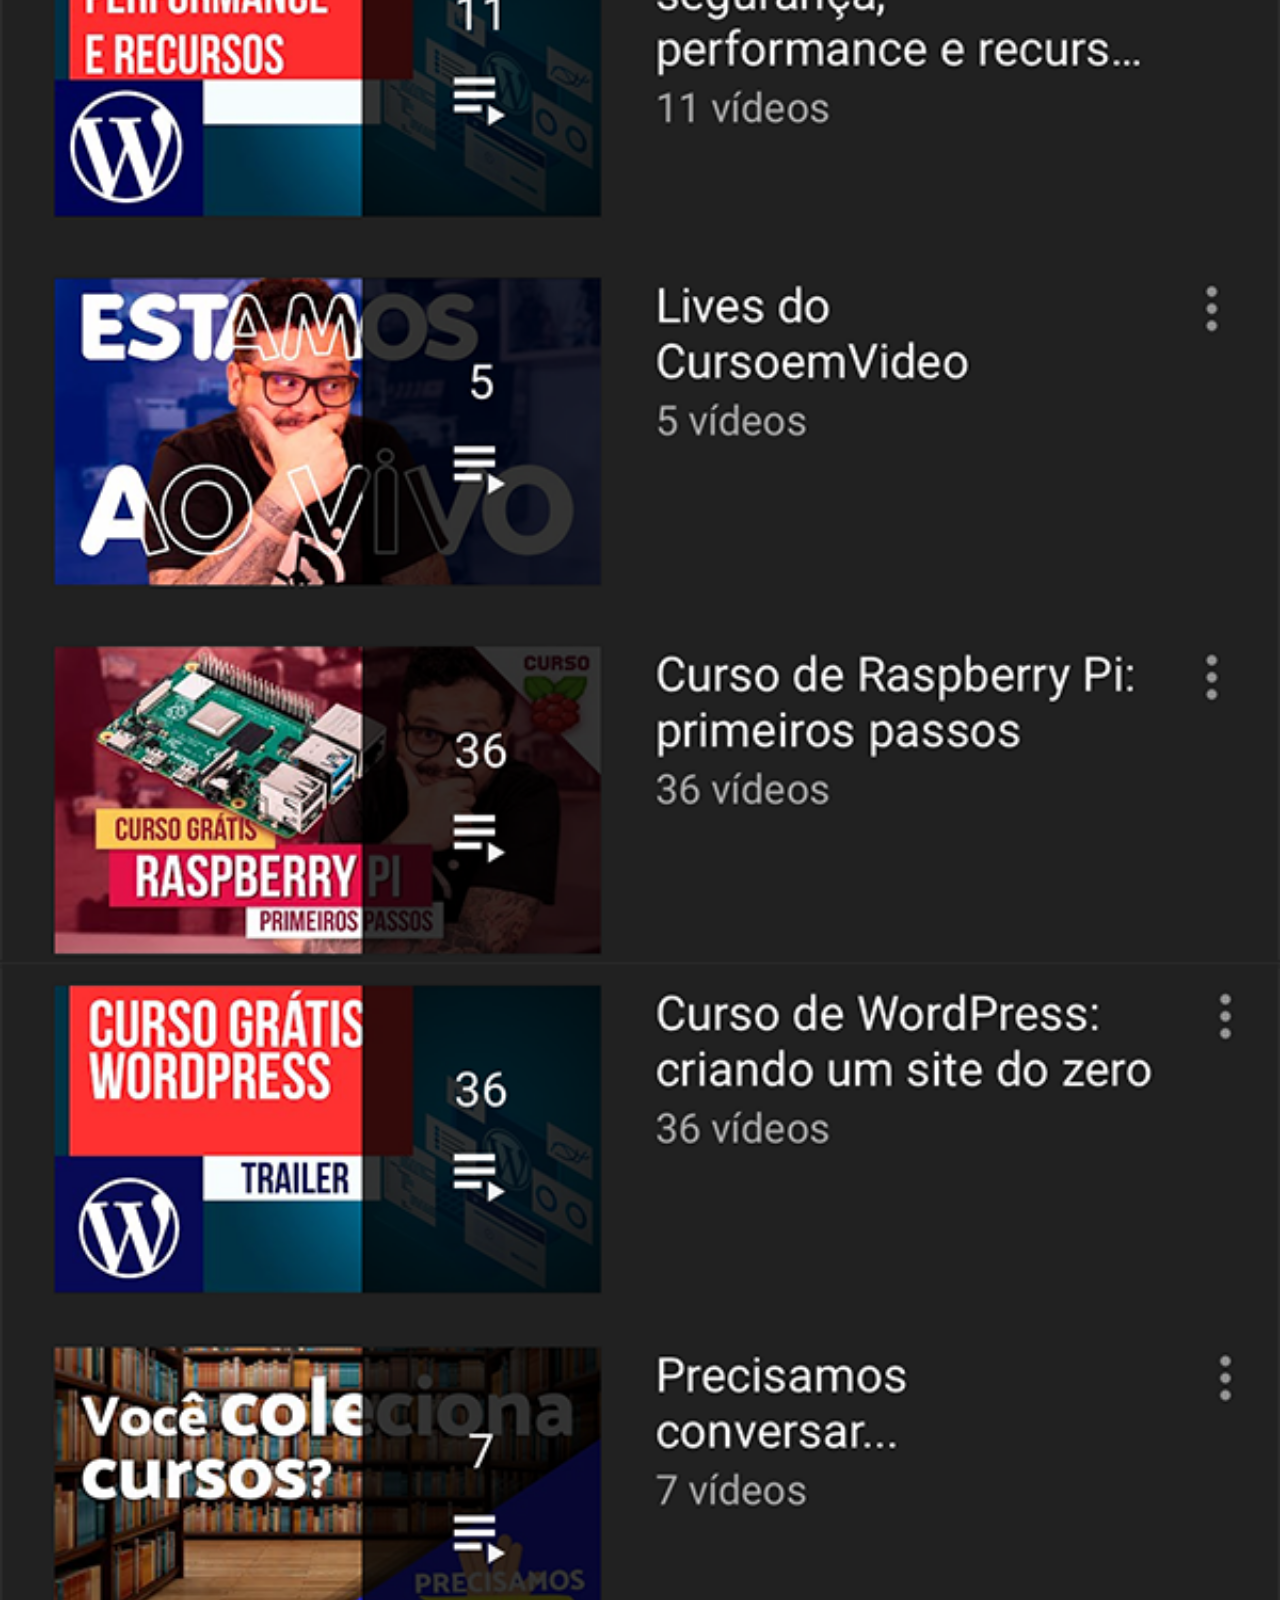
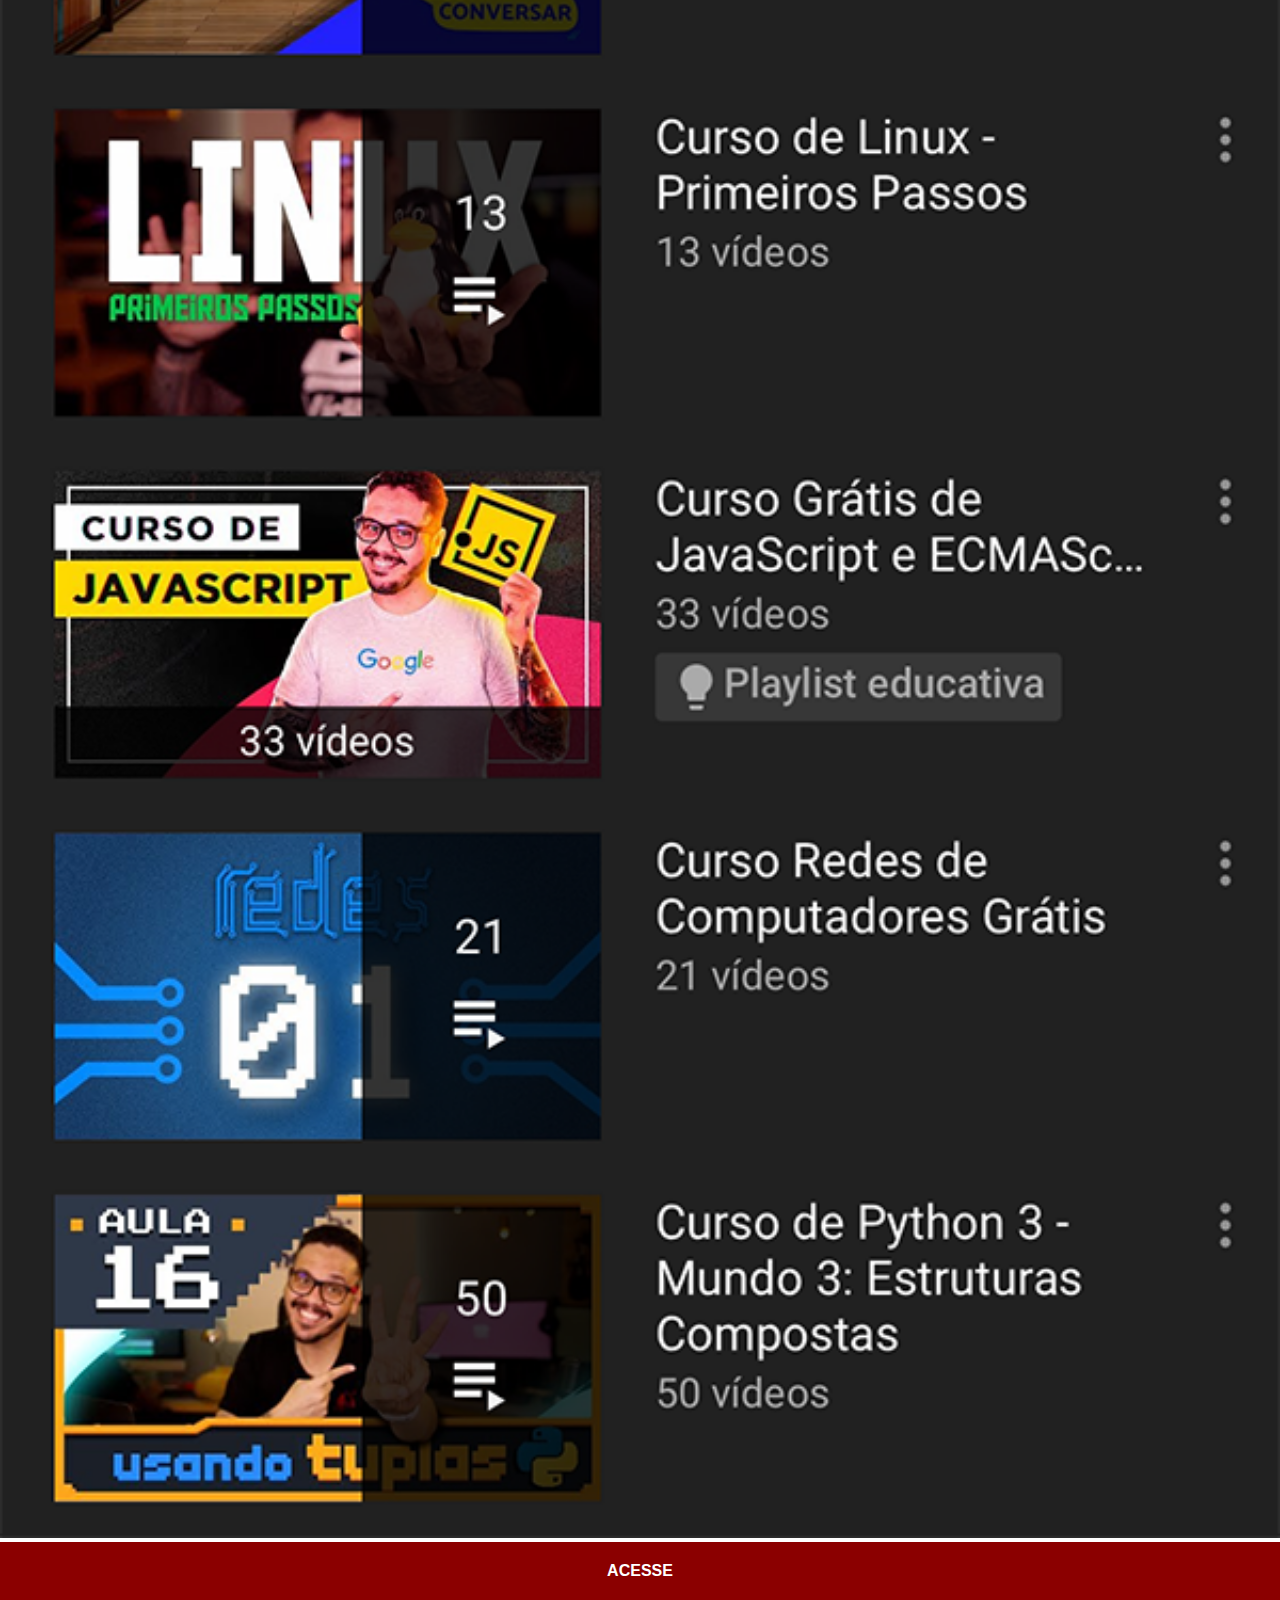
<file: youtube.html>
<!DOCTYPE html>
<html lang="pt-br">
<head>
    <meta charset="UTF-8">
    <meta http-equiv="X-UA-Compatible" content="IE=edge">
    <meta name="viewport" content="width=device-width, initial-scale=1.0">
    <title>Youtube</title>
    <link rel="stylesheet" href="estilos/social.css">
   
</head>
<body>
    <img src="imagens/tela-youtube.png" alt="Tela do Youtube">
    <a href="https://www.youtube.com/user/cursoemvideo/playlists" target="_blank">ACESSE</a>
    
</body>
</html>
</file>
<file: estilos/style.css>
@charset "UTF-8";

* {
    margin: 0px;
    padding: 0px;
    font-family: Arial, Helvetica, sans-serif;
}

html, body {
    height: 100vw;
    width: 100vw;
    background-color: black;
}

body {
    background: url(../imagens/fundo-madeira.jpg) no-repeat top center;
    background-size: cover;
    background-attachment: fixed;
}
 
main {
    height: 100vw;

    position: relative;
}

section#telefone {
    height: 627px;
    width: 311px;
    background-color: blue;
    background: url( '../imagens/frame-iphone.png') no-repeat;
    

    position: absolute;
    top: 50%;
    left: 50%;
    transform: translate(-50%, -50%);
}

iframe#tela {
    position: relative;
    top: 80px;
    left: 22px;
    width: 269px;
    height: 471px;
}

section#redes-sociais img {
    width: 50px;
    height: 50px;
    margin: 10px;
    border-radius: 50%;
    box-shadow: 2px 2px 5px rgba(0, 0, 0, 0.582);
    box-sizing: border-box;
}

section#redes-sociais img:hover {
    border: 2px solid rgba(255, 255, 255, 0.616);
    transform: translate(-3px, -3px);
    box-shadow: 5px 5px 10px black;
    transition: transform 0.3s, border 1s;
}

section#redes-sociais {
    text-align: right;
}
</file>
<file: estilos/social.css>
@charset "UTF-8";

* {
    margin: 0px;
    padding: 0px;
    font-family: Arial, Helvetica, sans-serif;
}

::-webkit-scrollbar {
    width: 0px;
    height: 0px;
}

img {
    width: 100vw;
}

a {
    display: block;
    background-color: darkred;
    color: white;
    padding: 20px;
    text-align: center;
    font-weight: bolder;
    text-decoration: none;
}

a:hover {
    background-color: red;
}
</file>
